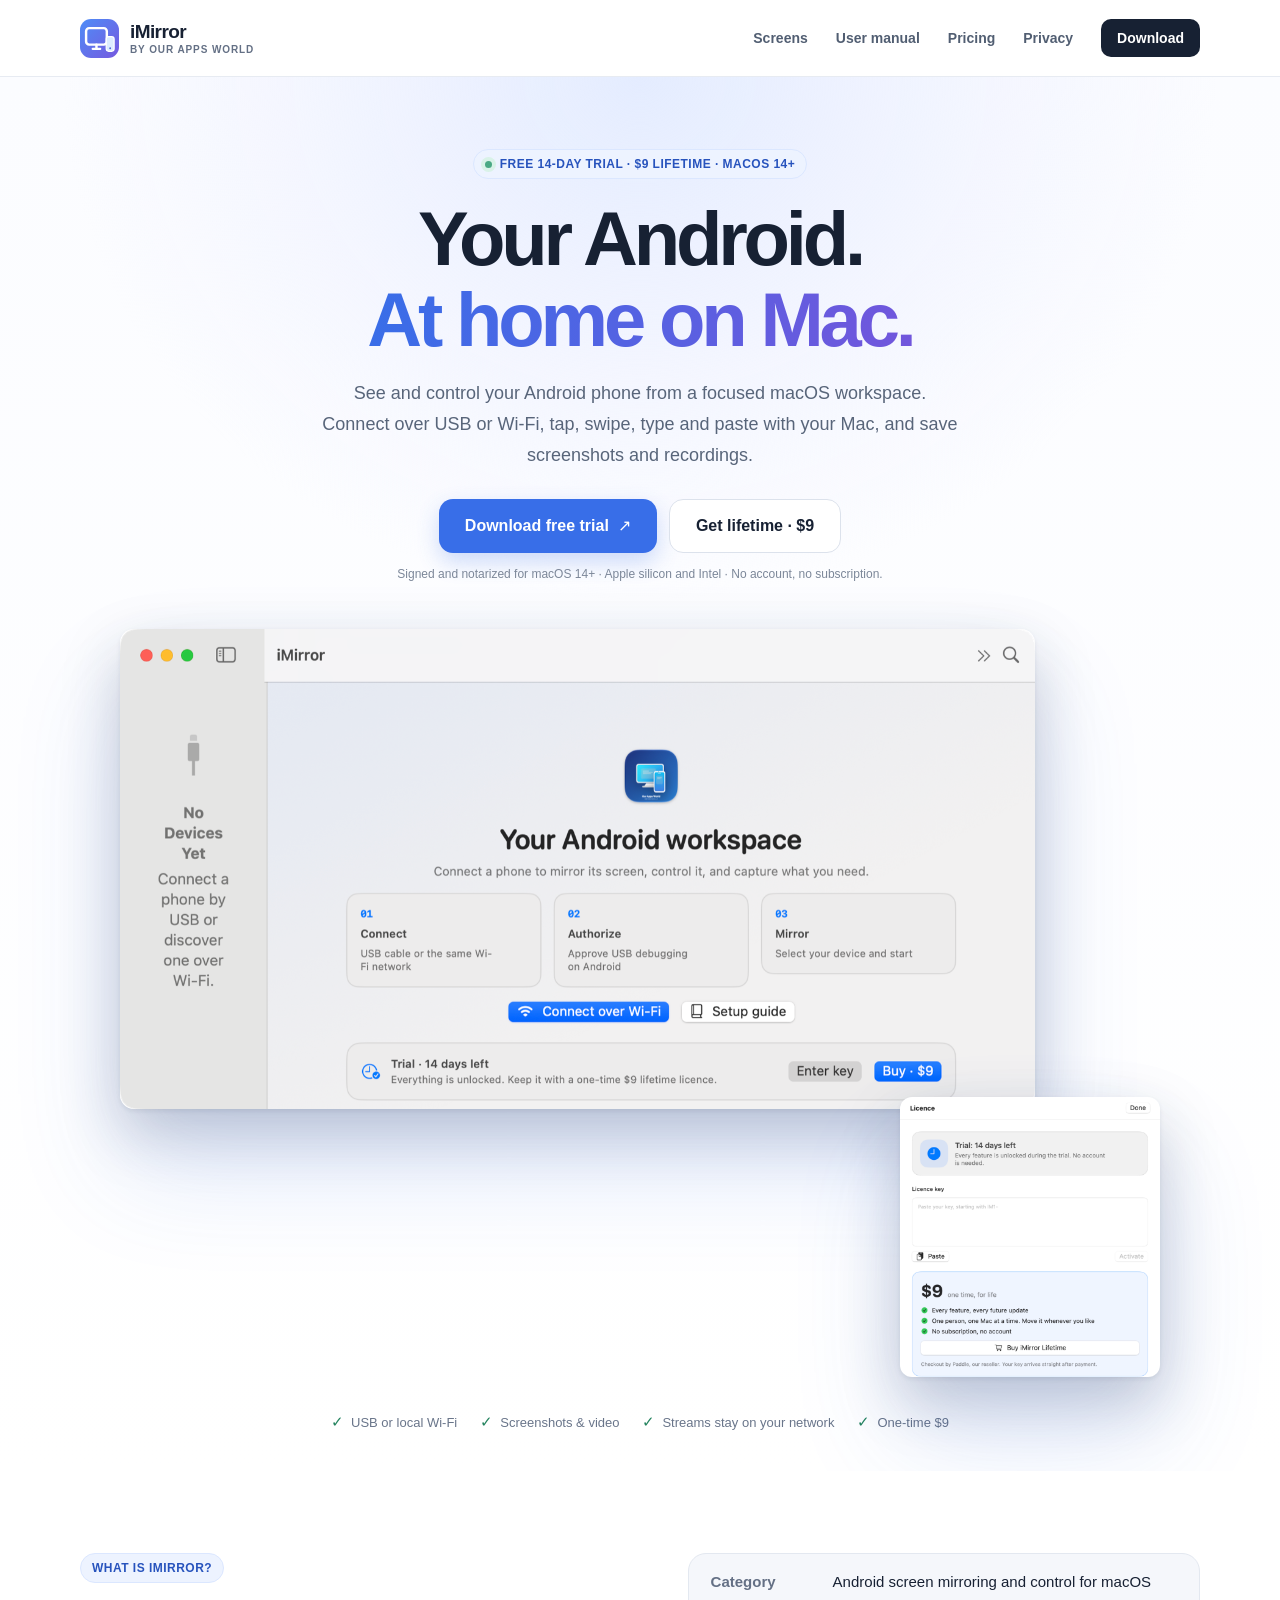
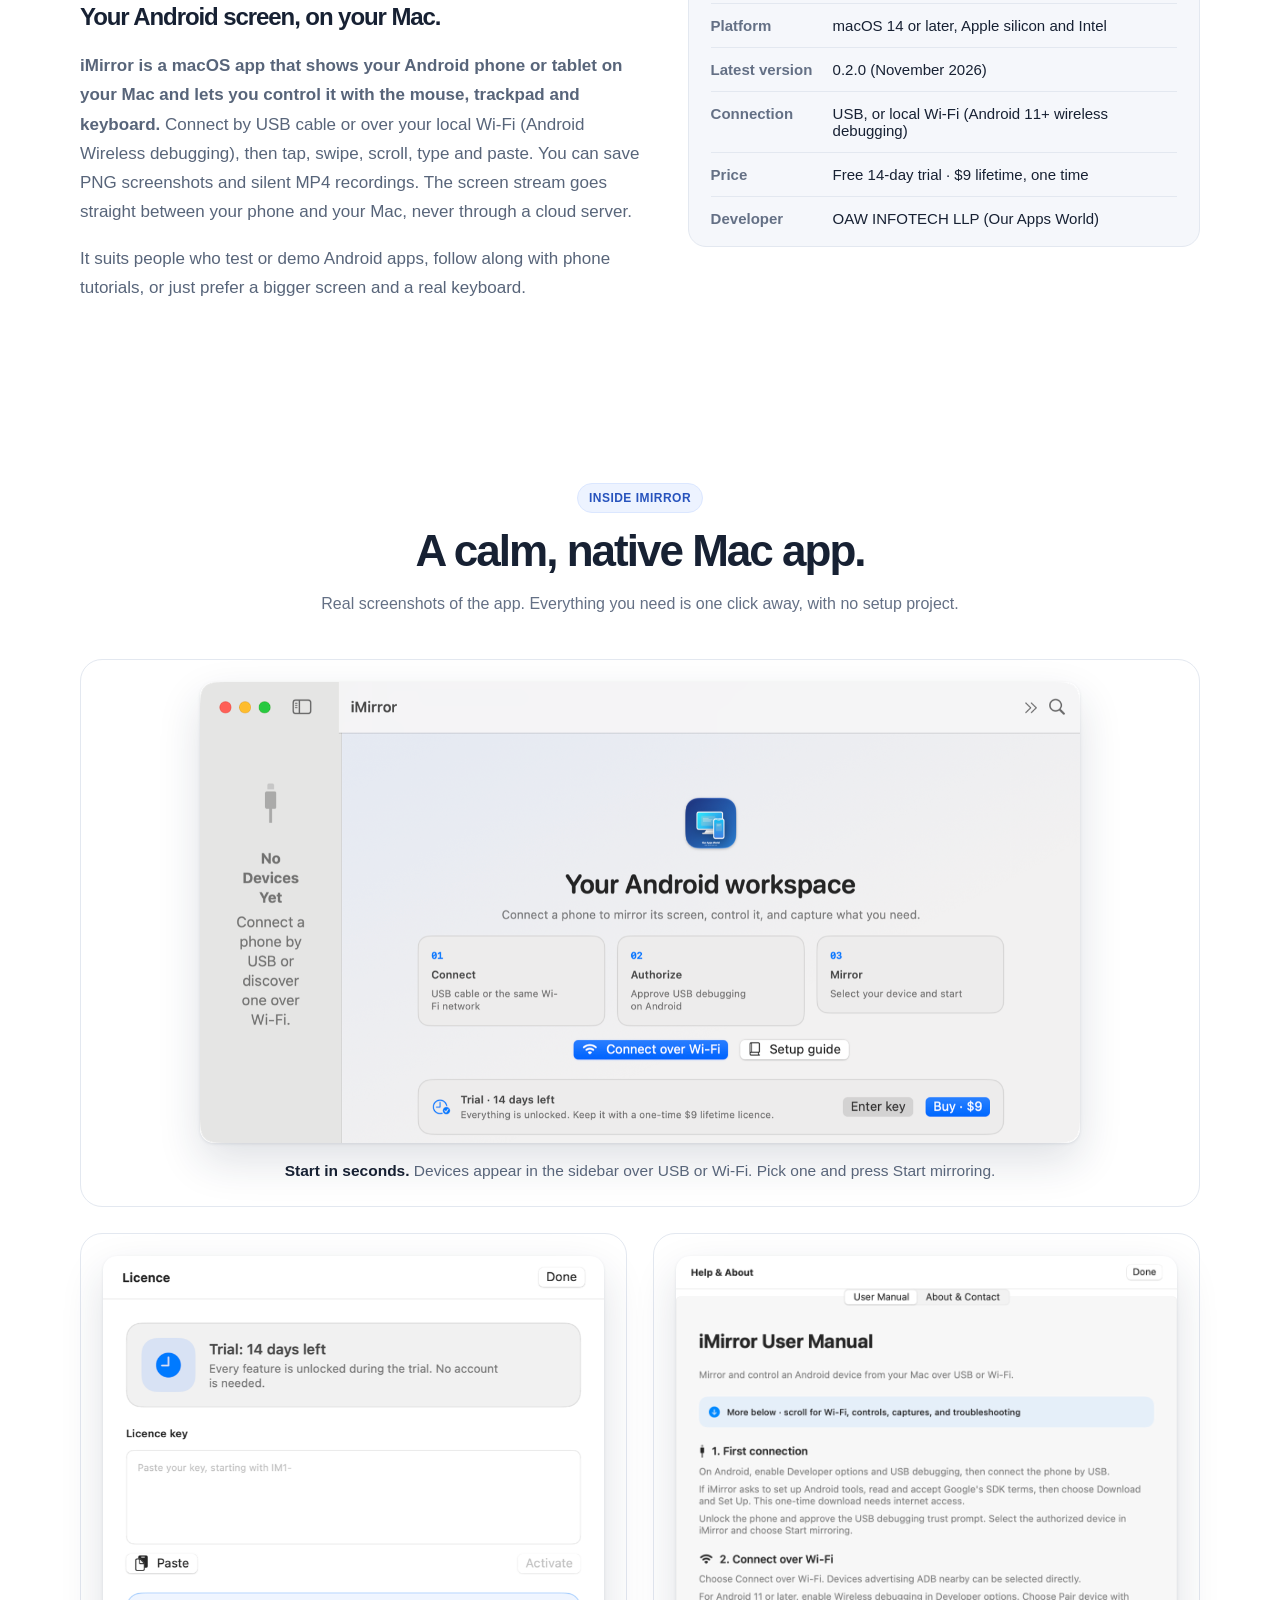
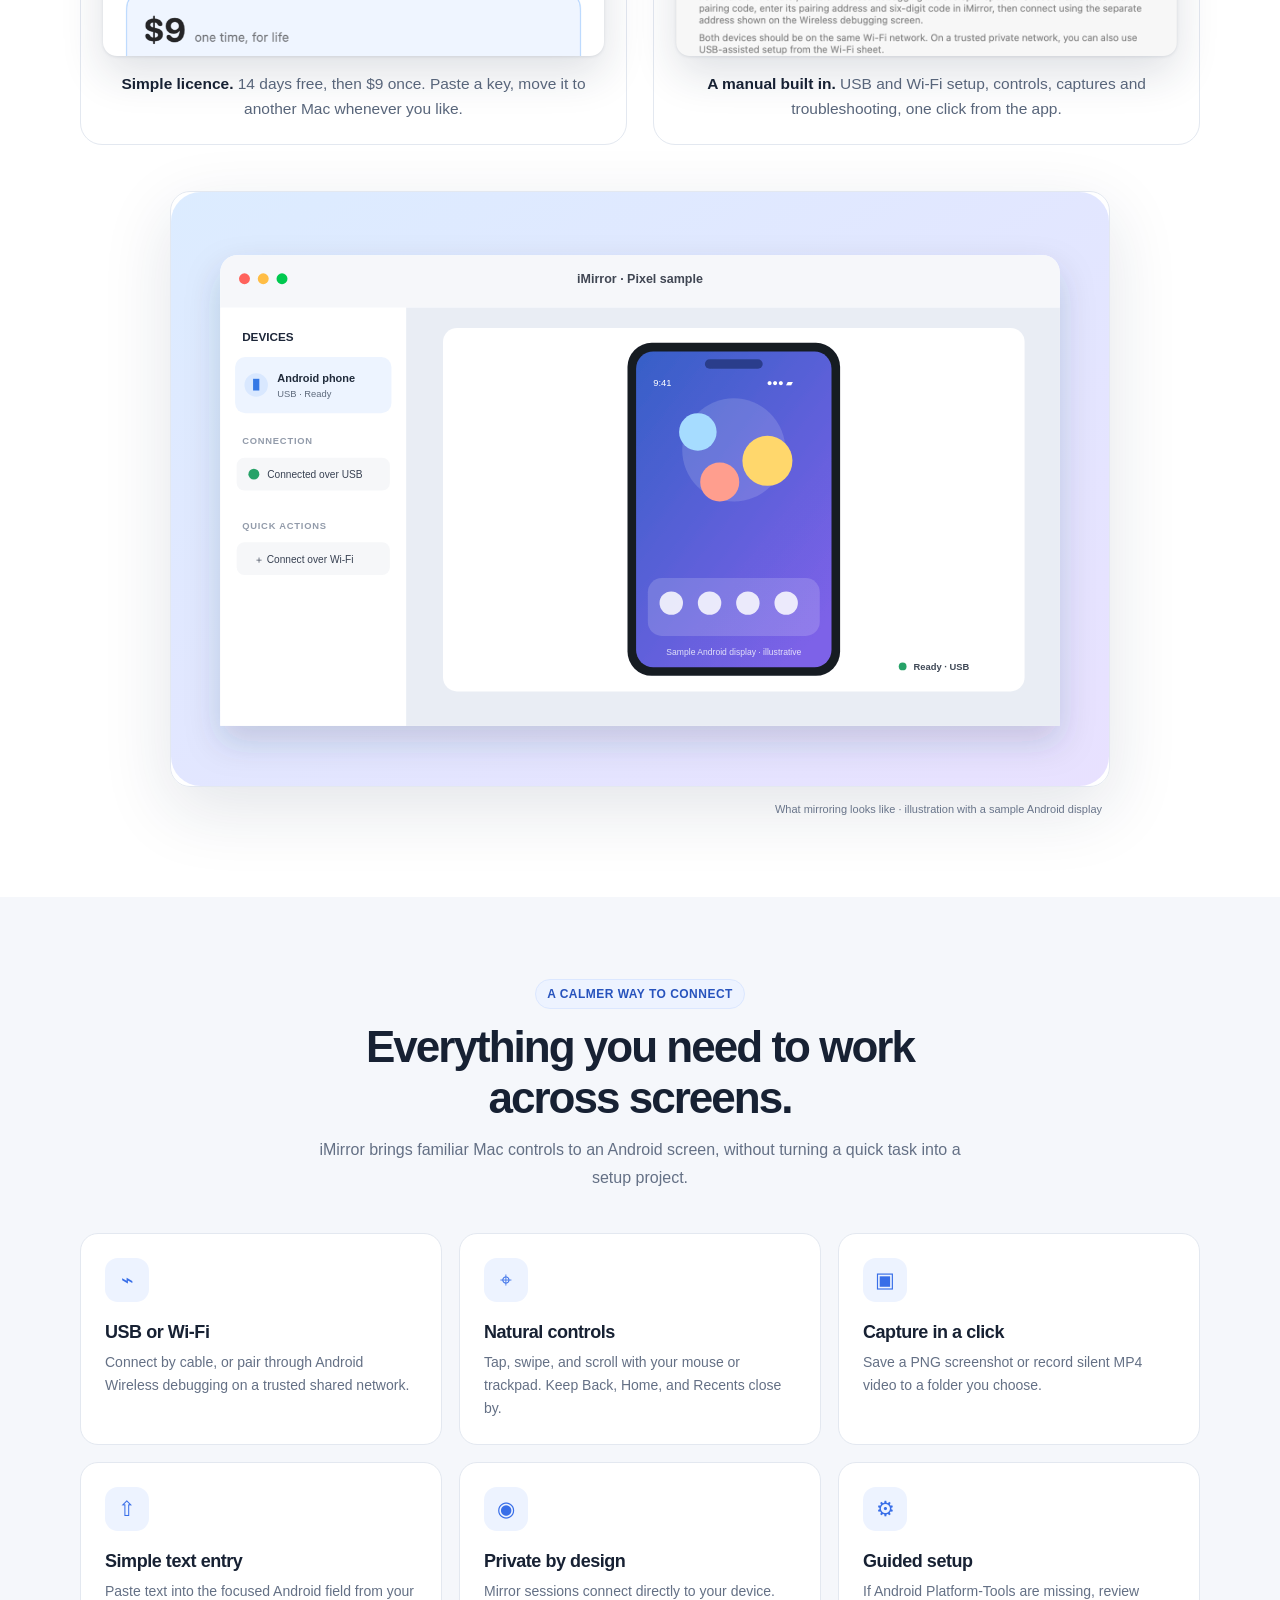
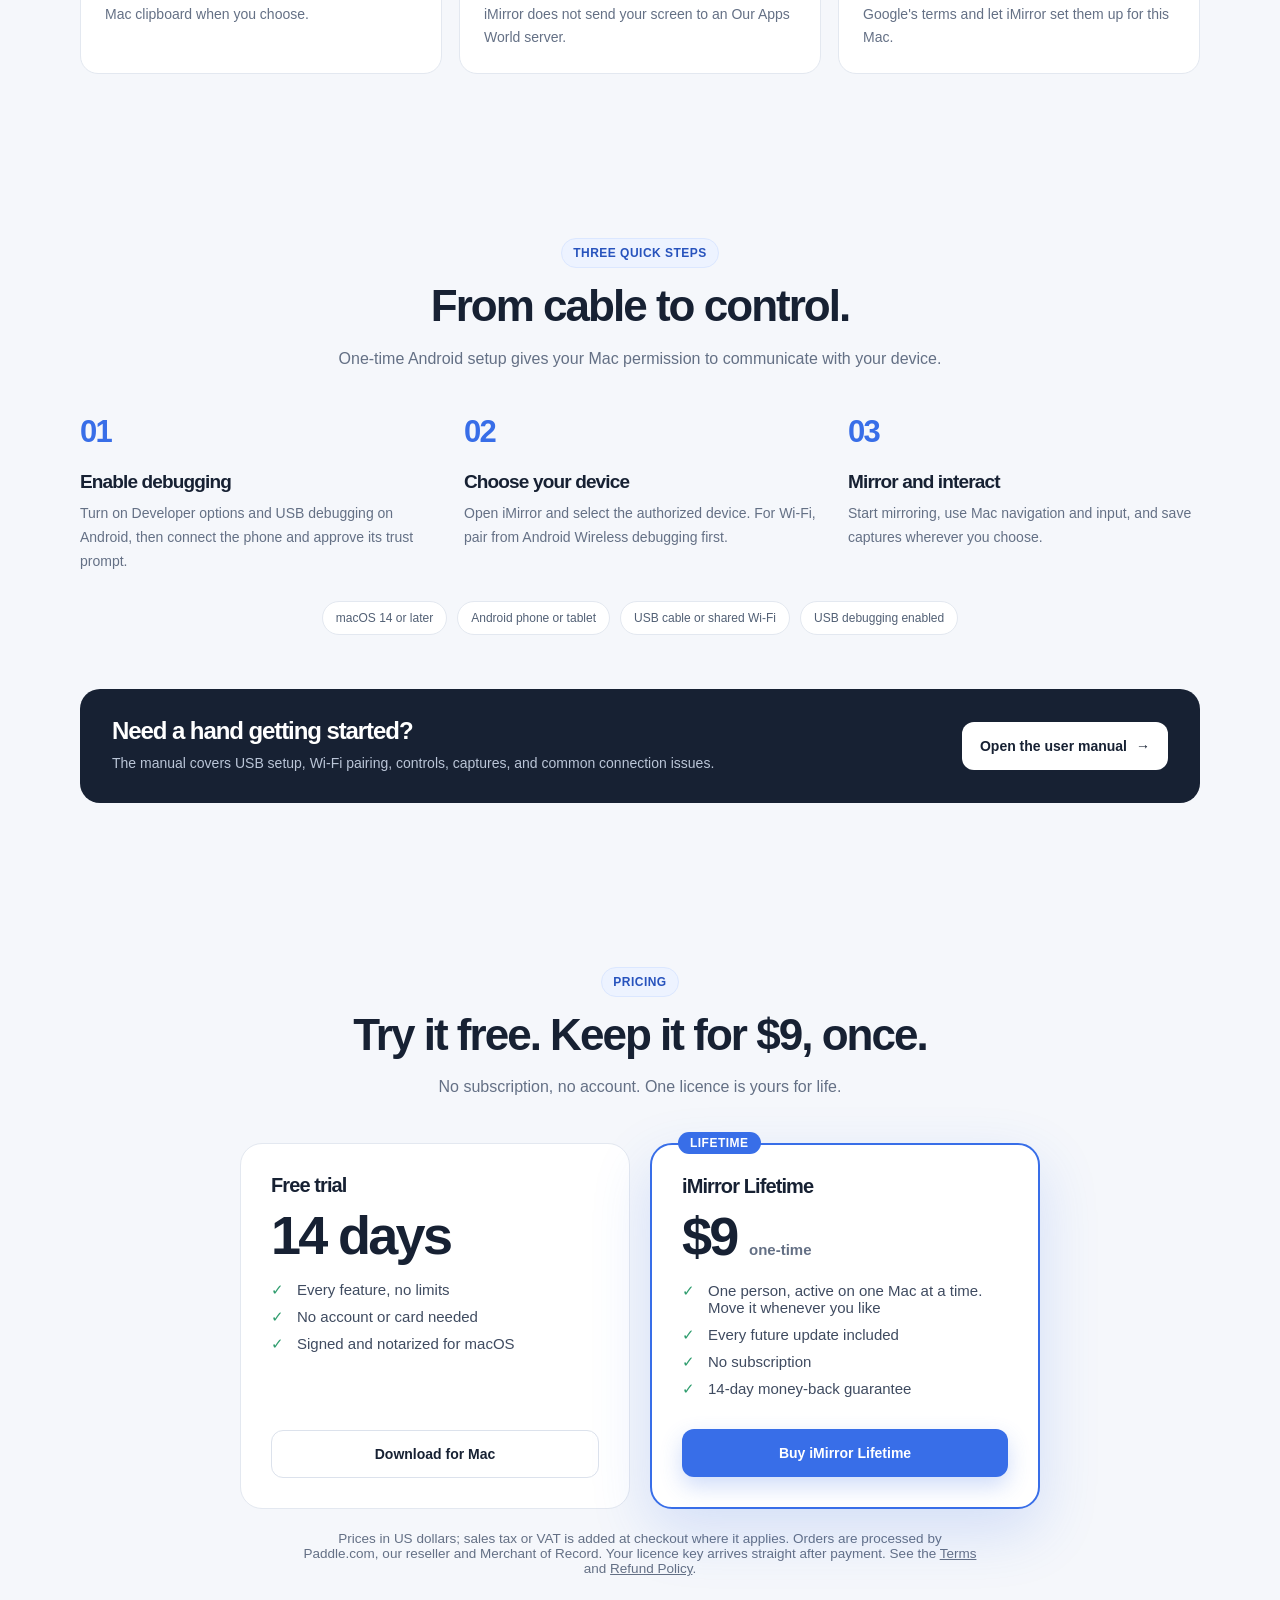
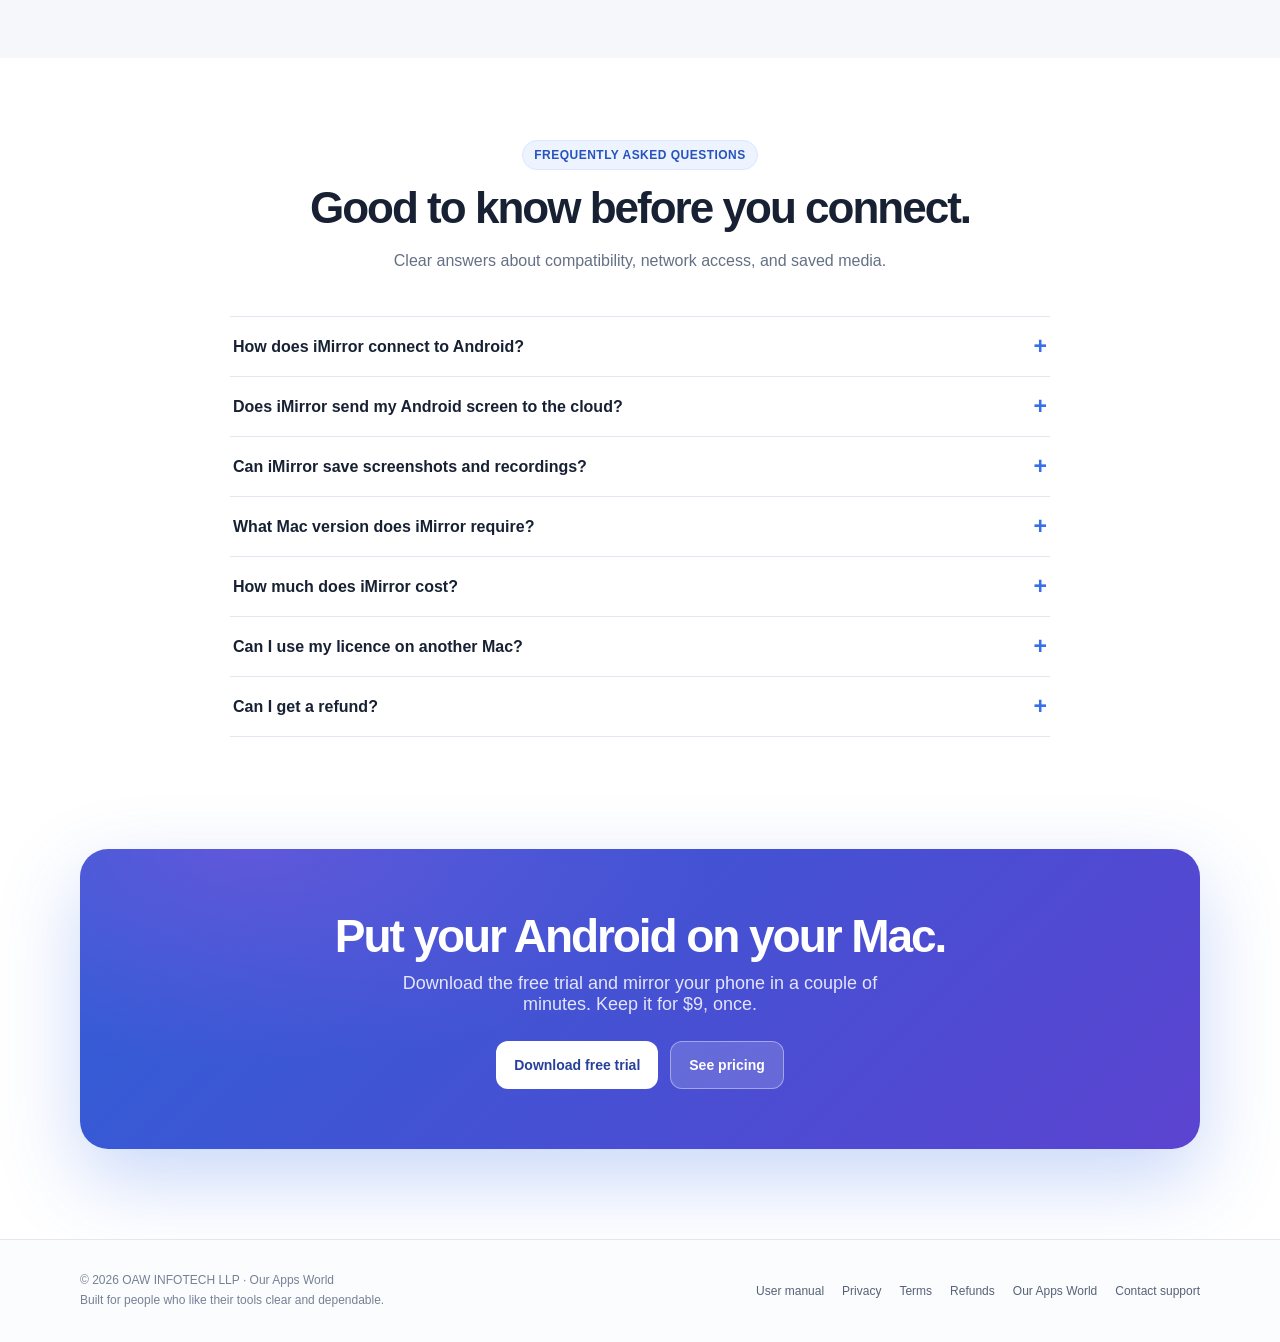
<file: docs/index.html>
<!doctype html>
<html lang="en">
<head>
  <meta charset="utf-8">
  <meta name="viewport" content="width=device-width, initial-scale=1">
  <meta name="theme-color" content="#ffffff">
  <meta name="description" content="Download iMirror, the signed and notarized Mac app for mirroring and controlling Android over USB or local Wi-Fi.">
  <meta name="robots" content="index,follow,max-image-preview:large">
  <link rel="canonical" href="https://imirror.ourappsworld.com/">
  <title>iMirror — mirror and control Android from your Mac (USB or Wi-Fi) | Our Apps World</title>
  <meta name="description" content="iMirror shows your Android phone on your Mac and lets you control it with mouse, trackpad and keyboard over USB or Wi-Fi. Save screenshots and recordings. macOS 14+, 14-day free trial, $9 lifetime licence.">
  <meta name="robots" content="index,follow,max-image-preview:large,max-snippet:-1">
  <meta name="author" content="Our Apps World">
  <link rel="canonical" href="https://imirror.ourappsworld.com/">
  <meta property="og:type" content="website">
  <meta property="og:site_name" content="iMirror by Our Apps World">
  <meta property="og:locale" content="en_US">
  <meta property="og:title" content="iMirror — Android on your Mac">
  <meta property="og:description" content="Mirror and control your Android phone from a focused macOS workspace over USB or Wi-Fi. 14-day free trial, $9 lifetime licence.">
  <meta property="og:url" content="https://imirror.ourappsworld.com/">
  <meta property="og:image" content="https://imirror.ourappsworld.com/assets/og-card.png">
  <meta property="og:image:width" content="1200">
  <meta property="og:image:height" content="630">
  <meta property="og:image:alt" content="iMirror: an Android phone screen mirrored in a Mac window">
  <meta name="twitter:card" content="summary_large_image">
  <meta name="twitter:title" content="iMirror — Android on your Mac">
  <meta name="twitter:description" content="Mirror and control your Android phone from your Mac over USB or Wi-Fi. Free 14-day trial, $9 lifetime.">
  <meta name="twitter:image" content="https://imirror.ourappsworld.com/assets/og-card.png">
  <meta name="twitter:image:alt" content="iMirror: an Android phone screen mirrored in a Mac window">
  <link rel="icon" href="assets/favicon.svg" type="image/svg+xml">
  <link rel="alternate" type="text/plain" href="/llms.txt" title="Summary for AI assistants">
  <link rel="stylesheet" href="styles.css?v=ee25576f">
  <script type="application/ld+json">
{
 "@context": "https://schema.org",
 "@graph": [
  {
   "@type": "Organization",
   "@id": "https://ourappsworld.com/#org",
   "name": "OAW INFOTECH LLP",
   "alternateName": "Our Apps World",
   "url": "https://ourappsworld.com/",
   "email": "support@ourappsworld.com",
   "logo": "https://imirror.ourappsworld.com/assets/favicon.svg"
  },
  {
   "@type": "WebSite",
   "@id": "https://imirror.ourappsworld.com/#site",
   "url": "https://imirror.ourappsworld.com/",
   "name": "iMirror",
   "inLanguage": "en",
   "publisher": {
    "@id": "https://ourappsworld.com/#org"
   }
  },
  {
   "@type": "SoftwareApplication",
   "@id": "https://imirror.ourappsworld.com/#app",
   "name": "iMirror",
   "alternateName": "iMirror by Our Apps World",
   "description": "iMirror is a macOS app that mirrors an Android phone or tablet to a Mac and lets you control it with mouse, trackpad and keyboard over USB or local Wi-Fi. Save PNG screenshots and silent MP4 recordings.",
   "applicationCategory": "UtilitiesApplication",
   "operatingSystem": "macOS 14 or later",
   "softwareVersion": "0.2.0",
   "dateModified": "2026-11-08",
   "inLanguage": "en",
   "softwareRequirements": "A Mac running macOS 14 or later and an Android device with USB debugging or Wireless debugging enabled.",
   "url": "https://imirror.ourappsworld.com/",
   "downloadUrl": "https://github.com/ErIMRANALAM/iMirror-Releases/releases/latest",
   "image": "https://imirror.ourappsworld.com/assets/og-card.png",
   "screenshot": "https://imirror.ourappsworld.com/assets/og-card.png",
   "featureList": [
    "Android screen mirroring on Mac",
    "USB and local Wi-Fi (wireless debugging) connection",
    "Mouse, trackpad and keyboard control",
    "Text paste from the Mac clipboard",
    "PNG screenshots and silent MP4 recordings",
    "No cloud: the screen stream stays between your Mac and your phone"
   ],
   "offers": [
    {
     "@type": "Offer",
     "name": "iMirror Lifetime",
     "price": "9.00",
     "priceCurrency": "USD",
     "availability": "https://schema.org/InStock",
     "url": "https://imirror.ourappsworld.com/buy/",
     "description": "One-time purchase: one person, one Mac at a time, every future update, 14-day money-back guarantee."
    },
    {
     "@type": "Offer",
     "name": "Free trial",
     "price": "0",
     "priceCurrency": "USD",
     "description": "14 days with every feature, no account or card."
    }
   ],
   "author": {
    "@id": "https://ourappsworld.com/#org"
   },
   "publisher": {
    "@id": "https://ourappsworld.com/#org"
   }
  },
  {
   "@type": "FAQPage",
   "@id": "https://imirror.ourappsworld.com/#faq",
   "mainEntity": [
    {
     "@type": "Question",
     "name": "How does iMirror connect to Android?",
     "acceptedAnswer": {
      "@type": "Answer",
      "text": "iMirror uses Android Debug Bridge. Connect by USB with USB debugging enabled, or pair Wireless debugging on Android 11 or later over a trusted shared Wi-Fi network."
     }
    },
    {
     "@type": "Question",
     "name": "Does iMirror send my Android screen to the cloud?",
     "acceptedAnswer": {
      "@type": "Answer",
      "text": "No. The screen stream is sent directly between the Android device and your Mac over USB or your configured local network. iMirror does not route screen content through an Our Apps World server."
     }
    },
    {
     "@type": "Question",
     "name": "Can iMirror save screenshots and recordings?",
     "acceptedAnswer": {
      "@type": "Answer",
      "text": "Yes. Save a PNG screenshot or an MP4 video recording to a location you choose. Recordings contain video only and do not include audio."
     }
    },
    {
     "@type": "Question",
     "name": "What Mac version does iMirror require?",
     "acceptedAnswer": {
      "@type": "Answer",
      "text": "iMirror requires macOS 14 or later and an Android phone or tablet with debugging enabled."
     }
    },
    {
     "@type": "Question",
     "name": "How much does iMirror cost?",
     "acceptedAnswer": {
      "@type": "Answer",
      "text": "iMirror has a free 14-day trial with every feature. After that, iMirror Lifetime is a one-time $9 purchase for one person, active on one Mac at a time, with every future update and no subscription."
     }
    },
    {
     "@type": "Question",
     "name": "Can I use my licence on another Mac?",
     "acceptedAnswer": {
      "@type": "Answer",
      "text": "A licence is active on one Mac at a time. Activate your key on another Mac and it moves there; the first Mac is signed out automatically. You can also free it from iMirror › Licence."
     }
    },
    {
     "@type": "Question",
     "name": "Can I get a refund?",
     "acceptedAnswer": {
      "@type": "Answer",
      "text": "Yes. You can get a full refund within 14 days of purchase. See the Refund Policy for how to ask."
     }
    }
   ]
  }
 ]
}
  </script>
</head>
<body>
  <header class="site-header">
    <nav class="container nav" aria-label="Main navigation">
      <a class="brand" href="./" aria-label="iMirror by Our Apps World home">
        <img src="assets/favicon.svg" alt="">
        <span>iMirror<small>by Our Apps World</small></span>
      </a>
      <div class="nav-links">
        <a href="#screens">Screens</a>
        <a href="manual/">User manual</a>
        <a href="#pricing">Pricing</a>
        <a href="privacy/">Privacy</a>
        <a class="nav-cta" href="https://github.com/ErIMRANALAM/iMirror-Releases/releases/latest">Download</a>
      </div>
      <details class="mobile-menu">
        <summary><span>Menu</span><span class="menu-icon" aria-hidden="true">☰</span></summary>
        <div class="mobile-menu-panel">
          <a href="./">Overview</a>
          <a href="#screens">Screens</a>
          <a href="manual/">User manual</a>
          <a href="#pricing">Pricing</a>
          <a href="privacy/">Privacy</a>
          <a href="https://github.com/ErIMRANALAM/iMirror-Releases/releases/latest">Download for Mac</a>
        </div>
      </details>
    </nav>
  </header>

  <main>
    <section class="hero hero2">
      <div class="container">
        <div class="hero-center">
          <span class="eyebrow"><span class="eyebrow-dot"></span> Free 14-day trial · $9 lifetime · macOS 14+</span>
          <h1>Your Android.<br><em>At home on Mac.</em></h1>
          <p class="hero-copy">See and control your Android phone from a focused macOS workspace. Connect over USB or Wi-Fi, tap, swipe, type and paste with your Mac, and save screenshots and recordings.</p>
          <div class="hero-actions">
            <a class="button button-primary button-lg" href="https://github.com/ErIMRANALAM/iMirror-Releases/releases/latest">Download free trial <span aria-hidden="true">↗</span></a>
            <a class="button button-secondary button-lg" href="#pricing">Get lifetime · $9</a>
          </div>
          <p class="hero-note">Signed and notarized for macOS 14+ · Apple silicon and Intel · No account, no subscription.</p>
        </div>
        <div class="stage2" aria-label="iMirror on a Mac: the main window and the Licence window">
          <figure class="winshot main"><img src="assets/screens/app-main.png" width="1500" height="786" alt="The iMirror window on a Mac: a device list on the left and a welcome screen with three steps (Connect, Authorize, Mirror), buttons to connect over Wi-Fi and open the setup guide, and the trial status with Enter key and Buy buttons"></figure>
          <figure class="winshot float"><img src="assets/screens/app-licence.png" width="835" height="900" alt="The iMirror Licence window: trial status, a field for the licence key, and the $9 one-time lifetime purchase"></figure>
        </div>
        <div class="trust-row hero-trust" aria-label="Key product details">
          <span><b aria-hidden="true">✓</b> USB or local Wi-Fi</span>
          <span><b aria-hidden="true">✓</b> Screenshots &amp; video</span>
          <span><b aria-hidden="true">✓</b> Streams stay on your network</span>
          <span><b aria-hidden="true">✓</b> One-time $9</span>
        </div>
      </div>
    </section>

    <section class="section" id="what-is">
      <div class="container what-grid">
        <div>
          <span class="eyebrow">What is iMirror?</span>
          <h2>Your Android screen, on your Mac.</h2>
          <p><b>iMirror is a macOS app that shows your Android phone or tablet on your Mac and lets you control it with the mouse, trackpad and keyboard.</b> Connect by USB cable or over your local Wi-Fi (Android Wireless debugging), then tap, swipe, scroll, type and paste. You can save PNG screenshots and silent MP4 recordings. The screen stream goes straight between your phone and your Mac, never through a cloud server.</p>
          <p>It suits people who test or demo Android apps, follow along with phone tutorials, or just prefer a bigger screen and a real keyboard.</p>
        </div>
        <dl class="facts" aria-label="iMirror quick facts">
          <div><dt>Category</dt><dd>Android screen mirroring and control for macOS</dd></div>
          <div><dt>Platform</dt><dd>macOS 14 or later, Apple silicon and Intel</dd></div>
          <div><dt>Latest version</dt><dd>0.2.0 (November 2026)</dd></div>
          <div><dt>Connection</dt><dd>USB, or local Wi-Fi (Android 11+ wireless debugging)</dd></div>
          <div><dt>Price</dt><dd>Free 14-day trial · $9 lifetime, one time</dd></div>
          <div><dt>Developer</dt><dd>OAW INFOTECH LLP (Our Apps World)</dd></div>
        </dl>
      </div>
    </section>

    <section class="section" id="screens">
      <div class="container">
        <div class="section-heading">
          <span class="eyebrow">Inside iMirror</span>
          <h2>A calm, native Mac app.</h2>
          <p>Real screenshots of the app. Everything you need is one click away, with no setup project.</p>
        </div>
        <div class="gallery">
          <figure class="shot-card wide">
            <div class="winshot"><img src="assets/screens/app-main.png" loading="lazy" width="1500" height="786" alt="iMirror main window with the device list and the three-step welcome screen"></div>
            <figcaption><b>Start in seconds.</b> Devices appear in the sidebar over USB or Wi-Fi. Pick one and press Start mirroring.</figcaption>
          </figure>
          <figure class="shot-card">
            <div class="winshot"><img src="assets/screens/app-licence.png" loading="lazy" width="835" height="900" alt="iMirror Licence window with trial status, key field and the $9 lifetime option"></div>
            <figcaption><b>Simple licence.</b> 14 days free, then $9 once. Paste a key, move it to another Mac whenever you like.</figcaption>
          </figure>
          <figure class="shot-card">
            <div class="winshot"><img src="assets/screens/app-manual.png" loading="lazy" width="1100" height="954" alt="iMirror Help and About window showing the built-in user manual"></div>
            <figcaption><b>A manual built in.</b> USB and Wi-Fi setup, controls, captures and troubleshooting, one click from the app.</figcaption>
          </figure>
        </div>
        <figure class="mirror-art">
          <img src="assets/preview.svg" loading="lazy" alt="Illustrative preview of mirroring: an Android phone screen shown in an iMirror window on a Mac. The phone display is a design mockup, not a live screenshot.">
          <figcaption class="preview-caption">What mirroring looks like · illustration with a sample Android display</figcaption>
        </figure>
      </div>
    </section>

    <section class="section section-soft" id="features">
      <div class="container">
        <div class="section-heading">
          <span class="eyebrow">A calmer way to connect</span>
          <h2>Everything you need to work across screens.</h2>
          <p>iMirror brings familiar Mac controls to an Android screen, without turning a quick task into a setup project.</p>
        </div>
        <div class="feature-grid">
          <article class="feature-card"><div class="feature-icon" aria-hidden="true">⌁</div><h3>USB or Wi-Fi</h3><p>Connect by cable, or pair through Android Wireless debugging on a trusted shared network.</p></article>
          <article class="feature-card"><div class="feature-icon" aria-hidden="true">⌖</div><h3>Natural controls</h3><p>Tap, swipe, and scroll with your mouse or trackpad. Keep Back, Home, and Recents close by.</p></article>
          <article class="feature-card"><div class="feature-icon" aria-hidden="true">▣</div><h3>Capture in a click</h3><p>Save a PNG screenshot or record silent MP4 video to a folder you choose.</p></article>
          <article class="feature-card"><div class="feature-icon" aria-hidden="true">⇧</div><h3>Simple text entry</h3><p>Paste text into the focused Android field from your Mac clipboard when you choose.</p></article>
          <article class="feature-card"><div class="feature-icon" aria-hidden="true">◉</div><h3>Private by design</h3><p>Mirror sessions connect directly to your device. iMirror does not send your screen to an Our Apps World server.</p></article>
          <article class="feature-card"><div class="feature-icon" aria-hidden="true">⚙</div><h3>Guided setup</h3><p>If Android Platform-Tools are missing, review Google's terms and let iMirror set them up for this Mac.</p></article>
        </div>
      </div>
    </section>

    <section class="section section-soft" id="start">
      <div class="container">
        <div class="section-heading">
          <span class="eyebrow">Three quick steps</span>
          <h2>From cable to control.</h2>
          <p>One-time Android setup gives your Mac permission to communicate with your device.</p>
        </div>
        <div class="workflow">
          <article class="step"><h3>Enable debugging</h3><p>Turn on Developer options and USB debugging on Android, then connect the phone and approve its trust prompt.</p></article>
          <article class="step"><h3>Choose your device</h3><p>Open iMirror and select the authorized device. For Wi-Fi, pair from Android Wireless debugging first.</p></article>
          <article class="step"><h3>Mirror and interact</h3><p>Start mirroring, use Mac navigation and input, and save captures wherever you choose.</p></article>
        </div>
        <div class="requirements"><span>macOS 14 or later</span><span>Android phone or tablet</span><span>USB cable or shared Wi-Fi</span><span>USB debugging enabled</span></div>
        <div class="callout">
          <div><h2>Need a hand getting started?</h2><p>The manual covers USB setup, Wi-Fi pairing, controls, captures, and common connection issues.</p></div>
          <a class="button" href="manual/">Open the user manual <span aria-hidden="true">→</span></a>
        </div>
      </div>
    </section>

    <section class="section section-soft" id="pricing">
      <div class="container">
        <div class="section-heading">
          <span class="eyebrow">Pricing</span>
          <h2>Try it free. Keep it for $9, once.</h2>
          <p>No subscription, no account. One licence is yours for life.</p>
        </div>
        <div class="pricing-grid">
          <div class="plan">
            <h3>Free trial</h3>
            <div class="price">14 days</div>
            <ul><li>Every feature, no limits</li><li>No account or card needed</li><li>Signed and notarized for macOS</li></ul>
            <a class="button button-secondary" href="https://github.com/ErIMRANALAM/iMirror-Releases/releases/latest">Download for Mac</a>
          </div>
          <div class="plan featured">
            <span class="plan-tag">LIFETIME</span>
            <h3>iMirror Lifetime</h3>
            <div class="price">$9 <small>one-time</small></div>
            <ul>
              <li>One person, active on one Mac at a time. Move it whenever you like</li>
              <li>Every future update included</li>
              <li>No subscription</li>
              <li>14-day money-back guarantee</li>
            </ul>
            <a class="button button-primary" href="https://imirror.ourappsworld.com/buy/">Buy iMirror Lifetime</a>
          </div>
        </div>
        <p class="fineprint">Prices in US dollars; sales tax or VAT is added at checkout where it applies. Orders are processed by Paddle.com, our reseller and Merchant of Record. Your licence key arrives straight after payment. See the <a href="terms/">Terms</a> and <a href="refunds/">Refund Policy</a>.</p>
      </div>
    </section>

    <section class="section" id="faq">
      <div class="container">
        <div class="section-heading">
          <span class="eyebrow">Frequently asked questions</span>
          <h2>Good to know before you connect.</h2>
          <p>Clear answers about compatibility, network access, and saved media.</p>
        </div>
        <div class="faq-list">
          <details><summary>How does iMirror connect to Android?</summary><p>iMirror uses Android Debug Bridge. Connect by USB with USB debugging enabled, or pair Wireless debugging on Android 11 or later over a trusted shared Wi-Fi network.</p></details>
          <details><summary>Does iMirror send my Android screen to the cloud?</summary><p>No. The screen stream is sent directly between the Android device and your Mac over USB or your configured local network. iMirror does not route screen content through an Our Apps World server.</p></details>
          <details><summary>Can iMirror save screenshots and recordings?</summary><p>Yes. Save a PNG screenshot or an MP4 video recording to a location you choose. Recordings contain video only and do not include audio.</p></details>
          <details><summary>What Mac version does iMirror require?</summary><p>iMirror requires macOS 14 or later and an Android phone or tablet with debugging enabled.</p></details>
          <details><summary>How much does iMirror cost?</summary><p>iMirror has a free 14-day trial with every feature. After that, iMirror Lifetime is a one-time $9 purchase for one person, active on one Mac at a time, with every future update and no subscription.</p></details>
          <details><summary>Can I use my licence on another Mac?</summary><p>A licence is active on one Mac at a time. Activate your key on another Mac and it moves there; the first Mac is signed out automatically. You can also free it from iMirror › Licence.</p></details>
          <details><summary>Can I get a refund?</summary><p>Yes. You can get a full refund within 14 days of purchase. See the Refund Policy for how to ask.</p></details>
        </div>
      </div>
    </section>
    <section class="cta-section">
      <div class="container">
        <div class="cta-band">
          <h2>Put your Android on your Mac.</h2>
          <p>Download the free trial and mirror your phone in a couple of minutes. Keep it for $9, once.</p>
          <div class="hero-actions center">
            <a class="button button-light" href="https://github.com/ErIMRANALAM/iMirror-Releases/releases/latest">Download free trial</a>
            <a class="button button-ghost" href="#pricing">See pricing</a>
          </div>
        </div>
      </div>
    </section>
  </main>

  <footer class="site-footer">
    <div class="container footer-row">
      <div class="footer-copy">© 2026 OAW INFOTECH LLP · Our Apps World<br>Built for people who like their tools clear and dependable.</div>
      <div class="footer-links"><a href="manual/">User manual</a><a href="privacy/">Privacy</a><a href="terms/">Terms</a><a href="refunds/">Refunds</a><a href="https://ourappsworld.com/">Our Apps World</a><a href="mailto:support@ourappsworld.com">Contact support</a></div>
    </div>
  </footer>
</body>
</html>
</file>
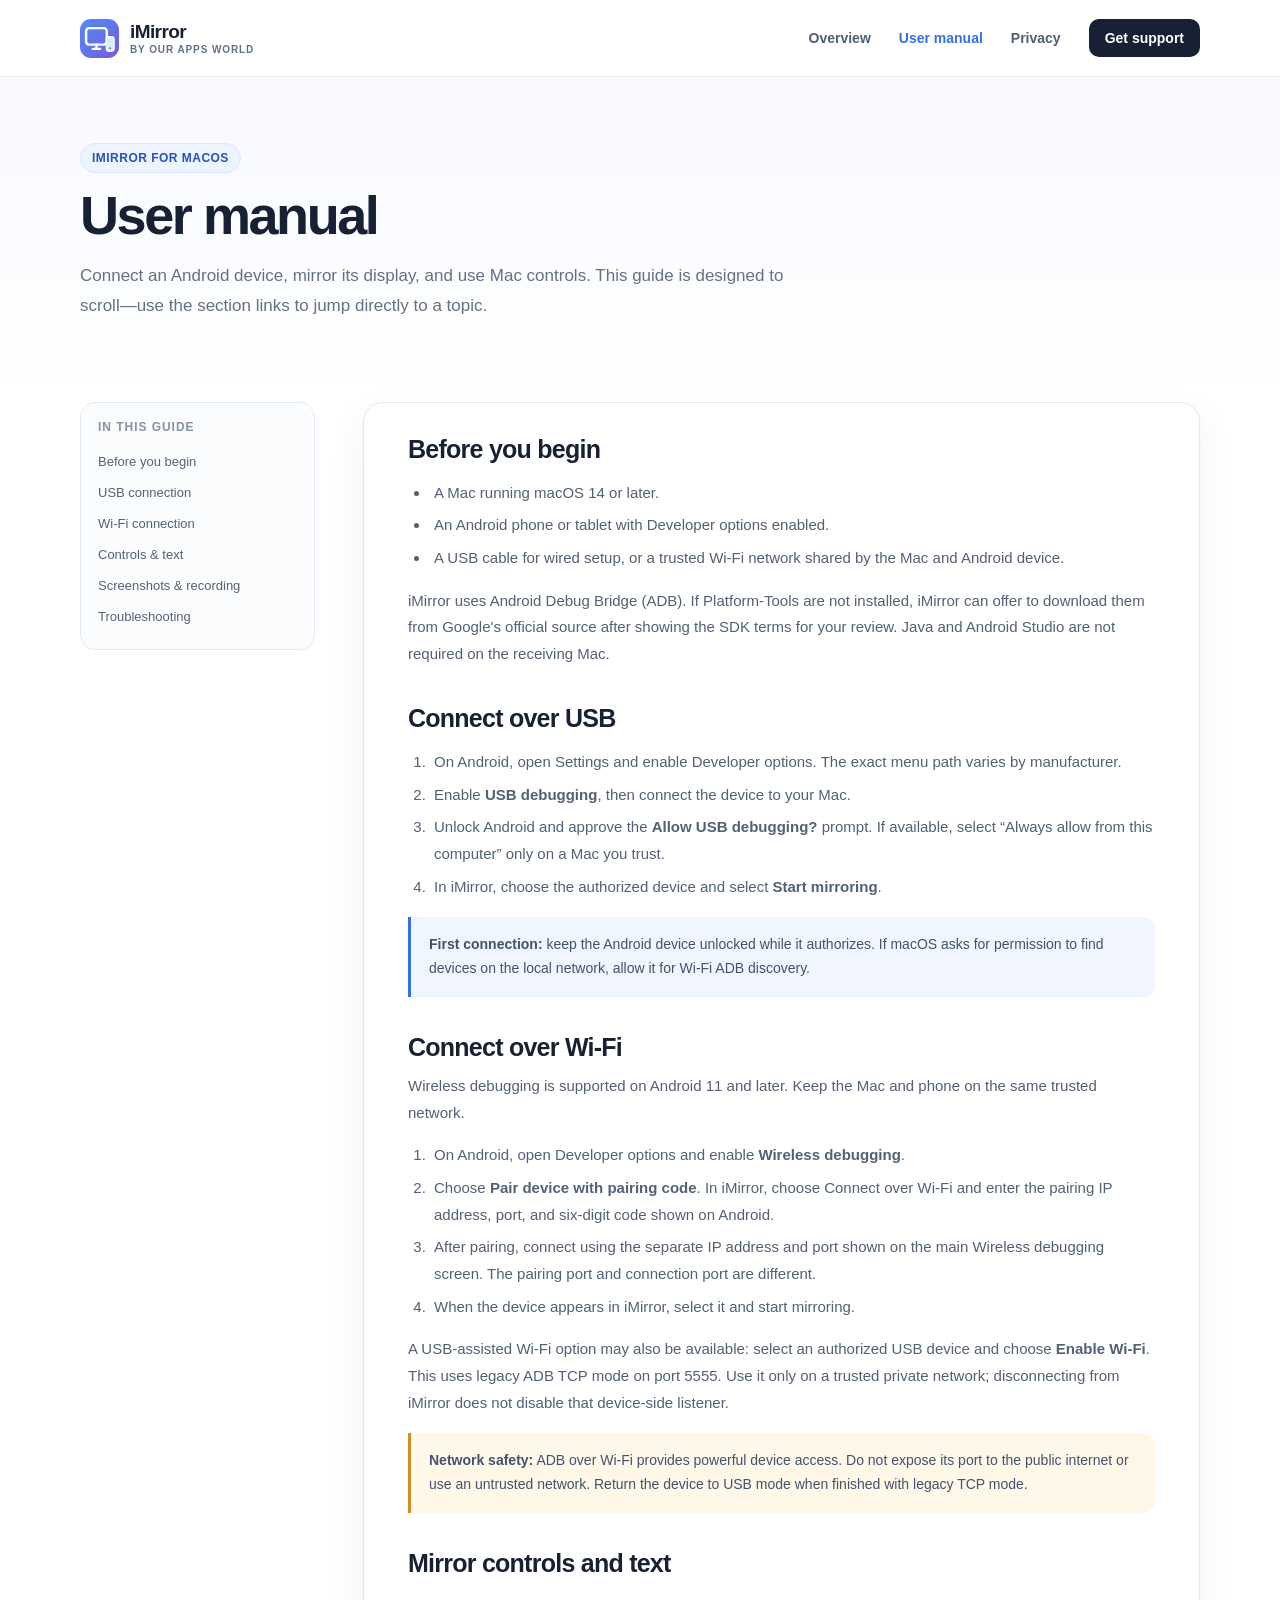
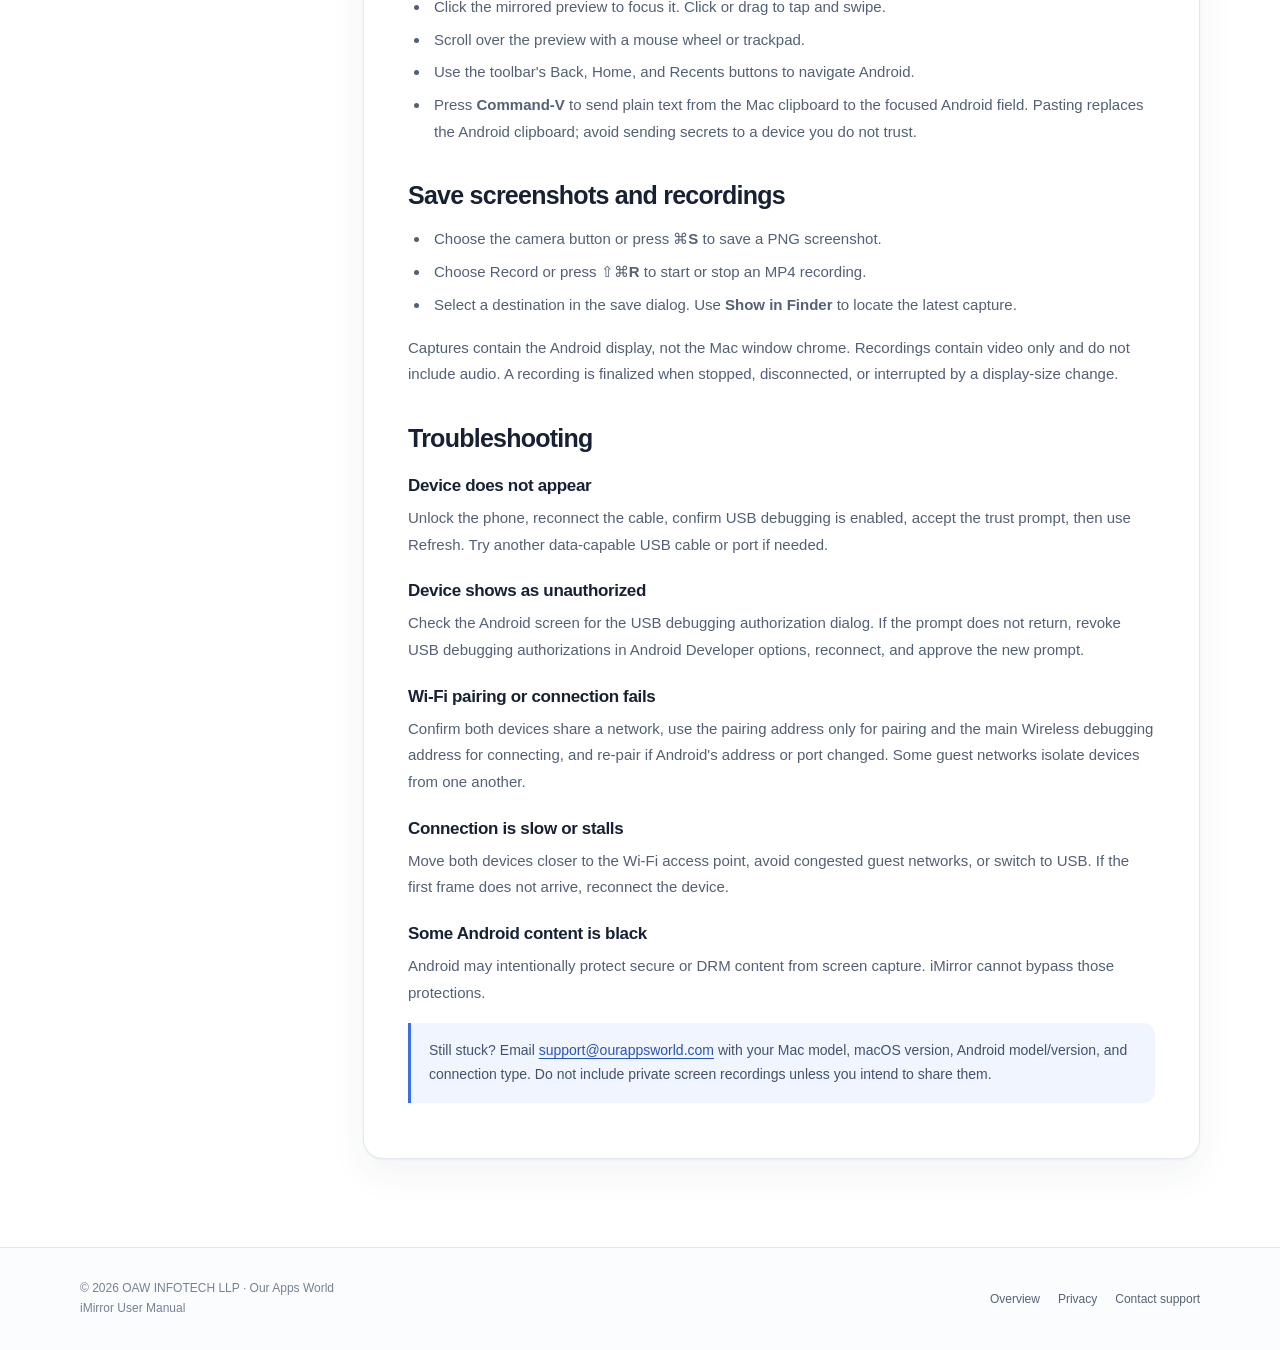
<file: docs/manual/index.html>
<!doctype html>
<html lang="en">
<head>
  <meta charset="utf-8">
  <meta name="viewport" content="width=device-width, initial-scale=1">
  <meta name="description" content="Learn how to connect and use iMirror for Android screen mirroring on macOS over USB or Wi-Fi.">
  <meta name="robots" content="index,follow">
  <link rel="canonical" href="https://imirror.ourappsworld.com/manual/">
  <title>User Manual — iMirror</title>
  <meta property="og:type" content="article">
  <meta property="og:site_name" content="iMirror by Our Apps World">
  <meta property="og:title" content="iMirror User Manual — USB, Wi-Fi, controls, and captures">
  <meta property="og:description" content="Step-by-step help for connecting an Android device and using iMirror on Mac.">
  <meta property="og:url" content="https://imirror.ourappsworld.com/manual/">
  <meta property="og:image" content="https://imirror.ourappsworld.com/assets/og-card.png">
  <meta name="twitter:card" content="summary_large_image">
  <meta name="twitter:title" content="iMirror User Manual — USB, Wi-Fi, controls, and captures">
  <meta name="twitter:description" content="Step-by-step help for connecting an Android device and using iMirror on Mac.">
  <meta name="twitter:image" content="https://imirror.ourappsworld.com/assets/og-card.png">
  <link rel="icon" href="../assets/favicon.svg" type="image/svg+xml">
  <link rel="stylesheet" href="../styles.css?v=ee25576f">
  <script type="application/ld+json">
  {
    "@context": "https://schema.org",
    "@type": "TechArticle",
    "headline": "iMirror User Manual",
    "description": "Step-by-step help for USB and Wi-Fi connections, mirroring controls, screenshots, recordings, and troubleshooting.",
    "mainEntityOfPage": "https://imirror.ourappsworld.com/manual/",
    "dateModified": "2026-10-01",
    "author": { "@type": "Organization", "name": "OAW INFOTECH LLP", "url": "https://ourappsworld.com/" },
    "publisher": { "@type": "Organization", "name": "Our Apps World", "url": "https://ourappsworld.com/" }
  }
  </script>
</head>
<body>
  <header class="site-header">
    <nav class="container nav" aria-label="Main navigation">
      <a class="brand" href="../"><img src="../assets/favicon.svg" alt=""><span>iMirror<small>by Our Apps World</small></span></a>
      <div class="nav-links"><a href="../">Overview</a><a href="../manual/" aria-current="page">User manual</a><a href="../privacy/">Privacy</a><a class="nav-cta" href="mailto:support@ourappsworld.com?subject=iMirror%20support">Get support</a></div>
      <details class="mobile-menu">
        <summary><span>Menu</span><span class="menu-icon" aria-hidden="true">☰</span></summary>
        <div class="mobile-menu-panel">
          <a href="../">Overview</a>
          <a href="../manual/" aria-current="page">User manual</a>
          <a href="../privacy/">Privacy</a>
          <a href="mailto:support@ourappsworld.com?subject=iMirror%20support">Get support</a>
        </div>
      </details>
    </nav>
  </header>
  <main>
    <section class="page-hero"><div class="container"><span class="eyebrow">iMirror for macOS</span><h1>User manual</h1><p>Connect an Android device, mirror its display, and use Mac controls. This guide is designed to scroll—use the section links to jump directly to a topic.</p></div></section>
    <div class="container content-layout">
      <nav class="toc" aria-label="Manual contents"><strong>In this guide</strong><a href="#requirements">Before you begin</a><a href="#usb">USB connection</a><a href="#wifi">Wi-Fi connection</a><a href="#controls">Controls & text</a><a href="#captures">Screenshots & recording</a><a href="#troubleshooting">Troubleshooting</a></nav>
      <article class="article">
        <h2 id="requirements">Before you begin</h2>
        <ul><li>A Mac running macOS 14 or later.</li><li>An Android phone or tablet with Developer options enabled.</li><li>A USB cable for wired setup, or a trusted Wi-Fi network shared by the Mac and Android device.</li></ul>
        <p>iMirror uses Android Debug Bridge (ADB). If Platform-Tools are not installed, iMirror can offer to download them from Google's official source after showing the SDK terms for your review. Java and Android Studio are not required on the receiving Mac.</p>

        <h2 id="usb">Connect over USB</h2>
        <ol><li>On Android, open Settings and enable Developer options. The exact menu path varies by manufacturer.</li><li>Enable <strong>USB debugging</strong>, then connect the device to your Mac.</li><li>Unlock Android and approve the <strong>Allow USB debugging?</strong> prompt. If available, select “Always allow from this computer” only on a Mac you trust.</li><li>In iMirror, choose the authorized device and select <strong>Start mirroring</strong>.</li></ol>
        <div class="tip"><strong>First connection:</strong> keep the Android device unlocked while it authorizes. If macOS asks for permission to find devices on the local network, allow it for Wi-Fi ADB discovery.</div>

        <h2 id="wifi">Connect over Wi-Fi</h2>
        <p>Wireless debugging is supported on Android 11 and later. Keep the Mac and phone on the same trusted network.</p>
        <ol><li>On Android, open Developer options and enable <strong>Wireless debugging</strong>.</li><li>Choose <strong>Pair device with pairing code</strong>. In iMirror, choose Connect over Wi-Fi and enter the pairing IP address, port, and six-digit code shown on Android.</li><li>After pairing, connect using the separate IP address and port shown on the main Wireless debugging screen. The pairing port and connection port are different.</li><li>When the device appears in iMirror, select it and start mirroring.</li></ol>
        <p>A USB-assisted Wi-Fi option may also be available: select an authorized USB device and choose <strong>Enable Wi-Fi</strong>. This uses legacy ADB TCP mode on port 5555. Use it only on a trusted private network; disconnecting from iMirror does not disable that device-side listener.</p>
        <div class="tip warning"><strong>Network safety:</strong> ADB over Wi-Fi provides powerful device access. Do not expose its port to the public internet or use an untrusted network. Return the device to USB mode when finished with legacy TCP mode.</div>

        <h2 id="controls">Mirror controls and text</h2>
        <ul><li>Click the mirrored preview to focus it. Click or drag to tap and swipe.</li><li>Scroll over the preview with a mouse wheel or trackpad.</li><li>Use the toolbar's Back, Home, and Recents buttons to navigate Android.</li><li>Press <strong>Command-V</strong> to send plain text from the Mac clipboard to the focused Android field. Pasting replaces the Android clipboard; avoid sending secrets to a device you do not trust.</li></ul>

        <h2 id="captures">Save screenshots and recordings</h2>
        <ul><li>Choose the camera button or press <strong>⌘S</strong> to save a PNG screenshot.</li><li>Choose Record or press <strong>⇧⌘R</strong> to start or stop an MP4 recording.</li><li>Select a destination in the save dialog. Use <strong>Show in Finder</strong> to locate the latest capture.</li></ul>
        <p>Captures contain the Android display, not the Mac window chrome. Recordings contain video only and do not include audio. A recording is finalized when stopped, disconnected, or interrupted by a display-size change.</p>

        <h2 id="troubleshooting">Troubleshooting</h2>
        <h3>Device does not appear</h3><p>Unlock the phone, reconnect the cable, confirm USB debugging is enabled, accept the trust prompt, then use Refresh. Try another data-capable USB cable or port if needed.</p>
        <h3>Device shows as unauthorized</h3><p>Check the Android screen for the USB debugging authorization dialog. If the prompt does not return, revoke USB debugging authorizations in Android Developer options, reconnect, and approve the new prompt.</p>
        <h3>Wi-Fi pairing or connection fails</h3><p>Confirm both devices share a network, use the pairing address only for pairing and the main Wireless debugging address for connecting, and re-pair if Android's address or port changed. Some guest networks isolate devices from one another.</p>
        <h3>Connection is slow or stalls</h3><p>Move both devices closer to the Wi-Fi access point, avoid congested guest networks, or switch to USB. If the first frame does not arrive, reconnect the device.</p>
        <h3>Some Android content is black</h3><p>Android may intentionally protect secure or DRM content from screen capture. iMirror cannot bypass those protections.</p>
        <div class="tip">Still stuck? Email <a href="mailto:support@ourappsworld.com">support@ourappsworld.com</a> with your Mac model, macOS version, Android model/version, and connection type. Do not include private screen recordings unless you intend to share them.</div>
      </article>
    </div>
  </main>
  <footer class="site-footer"><div class="container footer-row"><div class="footer-copy">© 2026 OAW INFOTECH LLP · Our Apps World<br>iMirror User Manual</div><div class="footer-links"><a href="../">Overview</a><a href="../privacy/">Privacy</a><a href="mailto:support@ourappsworld.com">Contact support</a></div></div></footer>
</body>
</html>
</file>
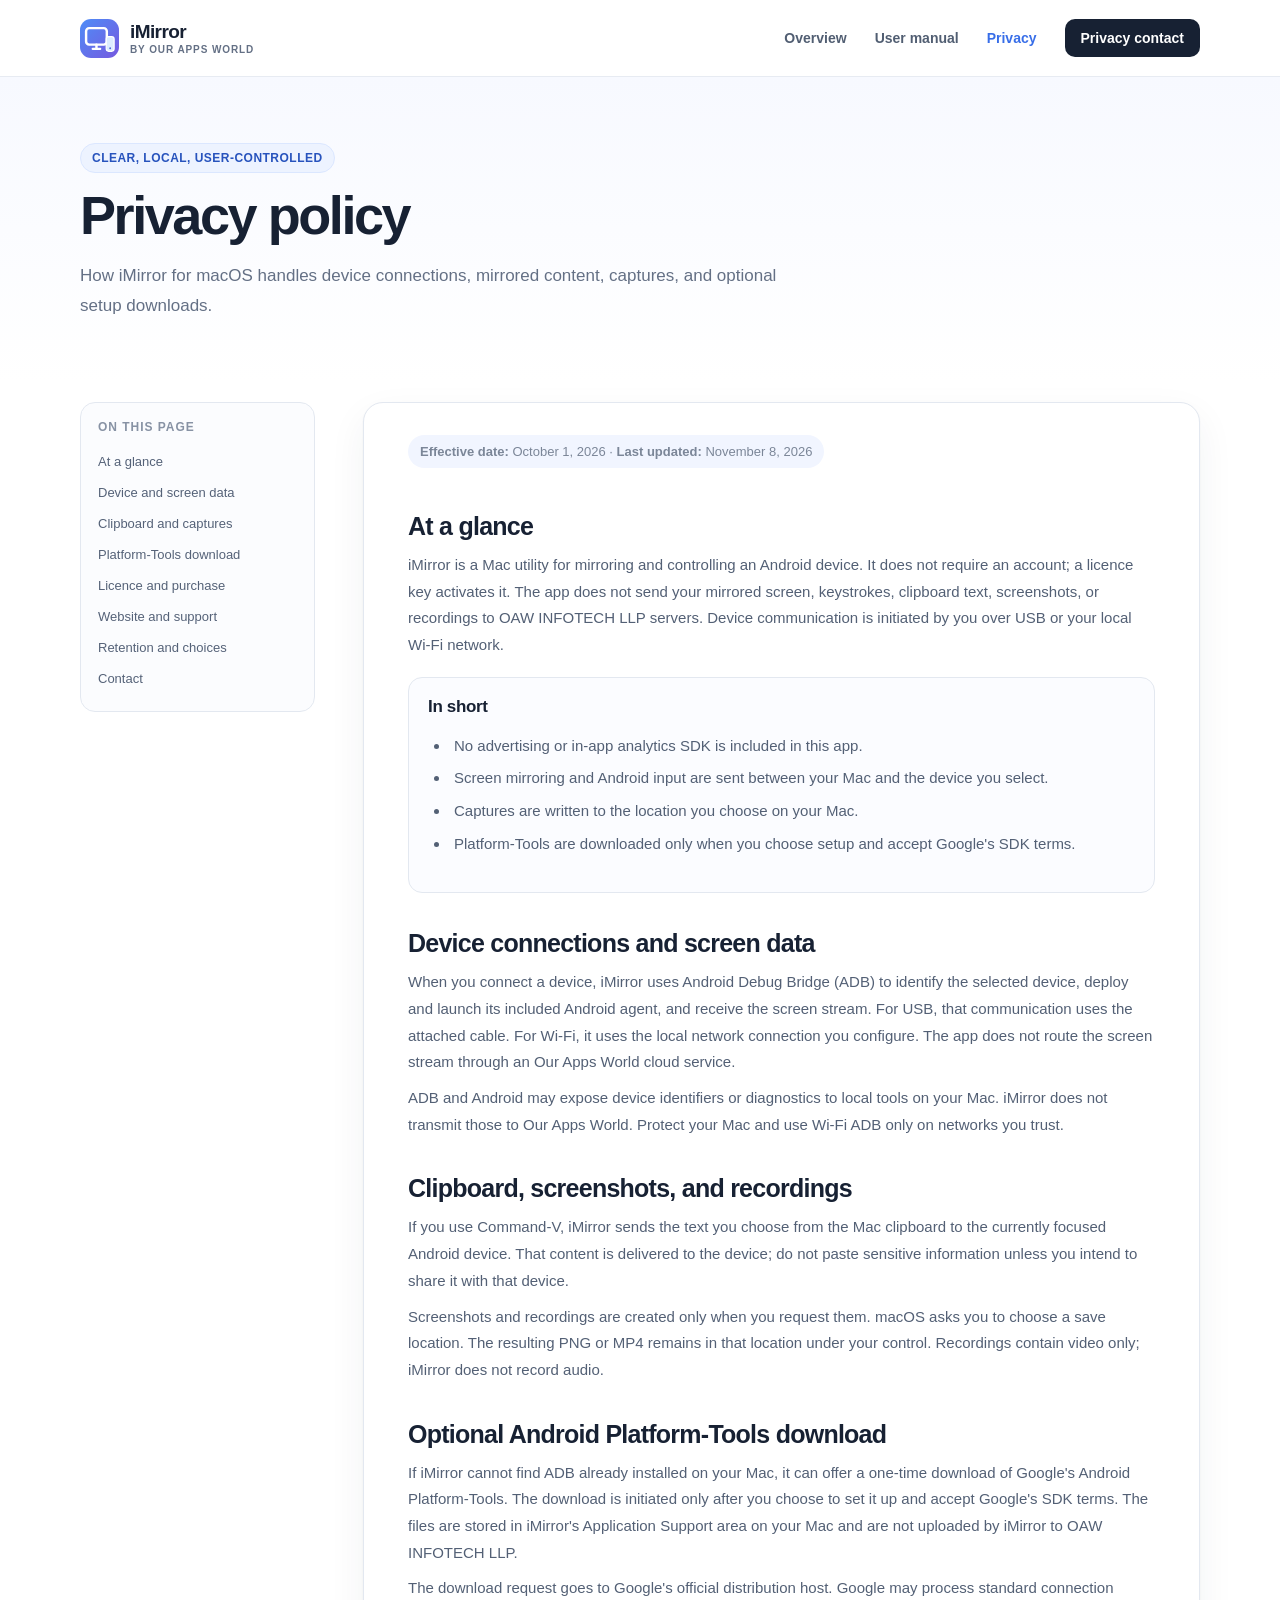
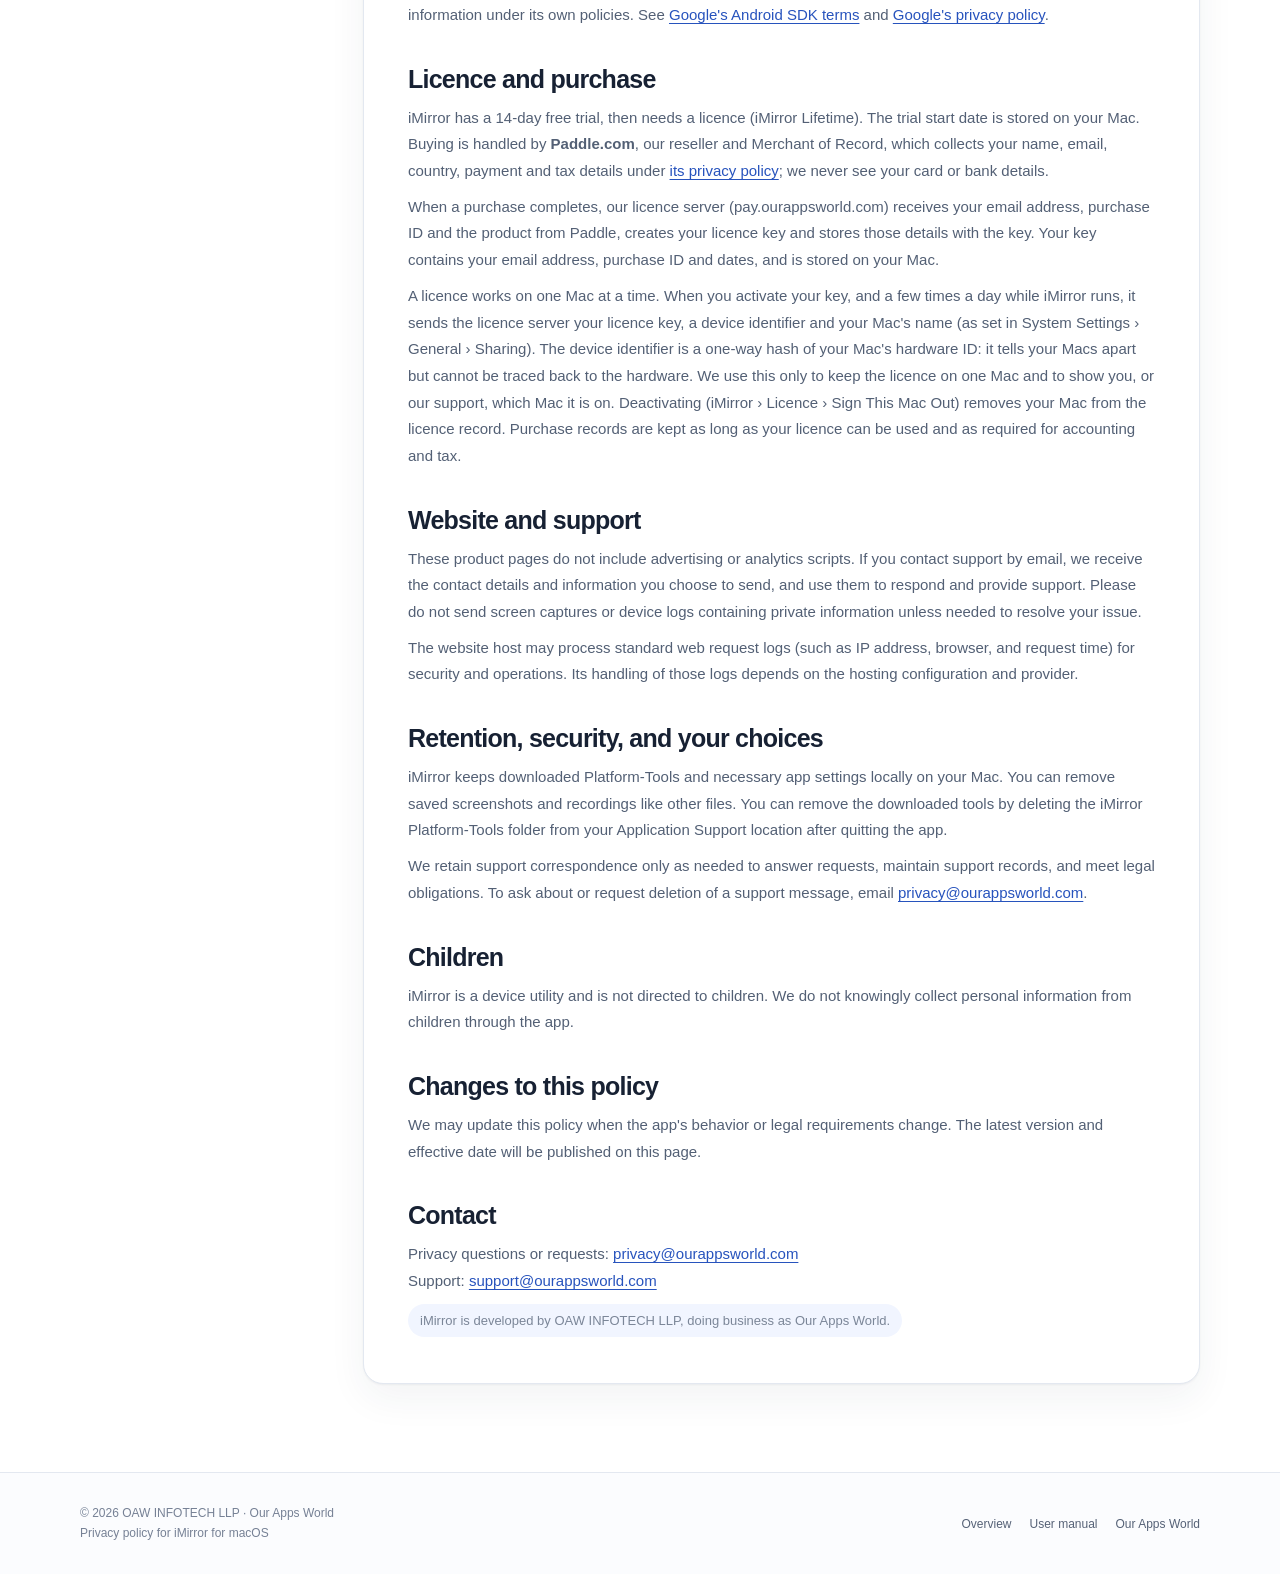
<file: docs/privacy/index.html>
<!doctype html>
<html lang="en">
<head>
  <meta charset="utf-8">
  <meta name="viewport" content="width=device-width, initial-scale=1">
  <meta name="description" content="Privacy information for the iMirror macOS app by OAW INFOTECH LLP.">
  <meta name="robots" content="index,follow">
  <link rel="canonical" href="https://imirror.ourappsworld.com/privacy/">
  <title>Privacy — iMirror</title>
  <meta property="og:type" content="article">
  <meta property="og:site_name" content="iMirror by Our Apps World">
  <meta property="og:title" content="iMirror Privacy Policy">
  <meta property="og:description" content="How iMirror handles Android connections, mirrored content, clipboard text, captures, and setup downloads.">
  <meta property="og:url" content="https://imirror.ourappsworld.com/privacy/">
  <meta property="og:image" content="https://imirror.ourappsworld.com/assets/og-card.png">
  <meta name="twitter:card" content="summary_large_image">
  <meta name="twitter:title" content="iMirror Privacy Policy">
  <meta name="twitter:description" content="How iMirror handles Android connections, mirrored content, clipboard text, captures, and setup downloads.">
  <meta name="twitter:image" content="https://imirror.ourappsworld.com/assets/og-card.png">
  <link rel="icon" href="../assets/favicon.svg" type="image/svg+xml">
  <link rel="stylesheet" href="../styles.css?v=ee25576f">
  <script type="application/ld+json">
  {
    "@context": "https://schema.org",
    "@type": "WebPage",
    "name": "iMirror Privacy Policy",
    "description": "Privacy policy for iMirror for macOS by OAW INFOTECH LLP.",
    "mainEntityOfPage": "https://imirror.ourappsworld.com/privacy/",
    "dateModified": "2026-11-08",
    "publisher": { "@type": "Organization", "name": "OAW INFOTECH LLP", "url": "https://ourappsworld.com/" }
  }
  </script>
</head>
<body>
  <header class="site-header">
    <nav class="container nav" aria-label="Main navigation">
      <a class="brand" href="../"><img src="../assets/favicon.svg" alt=""><span>iMirror<small>by Our Apps World</small></span></a>
      <div class="nav-links"><a href="../">Overview</a><a href="../manual/">User manual</a><a href="../privacy/" aria-current="page">Privacy</a><a class="nav-cta" href="mailto:privacy@ourappsworld.com">Privacy contact</a></div>
      <details class="mobile-menu">
        <summary><span>Menu</span><span class="menu-icon" aria-hidden="true">☰</span></summary>
        <div class="mobile-menu-panel">
          <a href="../">Overview</a>
          <a href="../manual/">User manual</a>
          <a href="../privacy/" aria-current="page">Privacy</a>
          <a href="mailto:privacy@ourappsworld.com">Privacy contact</a>
        </div>
      </details>
    </nav>
  </header>
  <main>
    <section class="page-hero"><div class="container"><span class="eyebrow">Clear, local, user-controlled</span><h1>Privacy policy</h1><p>How iMirror for macOS handles device connections, mirrored content, captures, and optional setup downloads.</p></div></section>
    <div class="container content-layout">
      <nav class="toc" aria-label="Privacy policy contents"><strong>On this page</strong><a href="#summary">At a glance</a><a href="#device">Device and screen data</a><a href="#clipboard">Clipboard and captures</a><a href="#downloads">Platform-Tools download</a><a href="#licence">Licence and purchase</a><a href="#website">Website and support</a><a href="#retention">Retention and choices</a><a href="#contact">Contact</a></nav>
      <article class="article">
        <p class="privacy-meta"><strong>Effective date:</strong> October 1, 2026 · <strong>Last updated:</strong> November 8, 2026</p>
        <h2 id="summary">At a glance</h2>
        <p>iMirror is a Mac utility for mirroring and controlling an Android device. It does not require an account; a licence key activates it. The app does not send your mirrored screen, keystrokes, clipboard text, screenshots, or recordings to OAW INFOTECH LLP servers. Device communication is initiated by you over USB or your local Wi-Fi network.</p>
        <div class="policy-card"><h3>In short</h3><ul><li>No advertising or in-app analytics SDK is included in this app.</li><li>Screen mirroring and Android input are sent between your Mac and the device you select.</li><li>Captures are written to the location you choose on your Mac.</li><li>Platform-Tools are downloaded only when you choose setup and accept Google's SDK terms.</li></ul></div>

        <h2 id="device">Device connections and screen data</h2>
        <p>When you connect a device, iMirror uses Android Debug Bridge (ADB) to identify the selected device, deploy and launch its included Android agent, and receive the screen stream. For USB, that communication uses the attached cable. For Wi-Fi, it uses the local network connection you configure. The app does not route the screen stream through an Our Apps World cloud service.</p>
        <p>ADB and Android may expose device identifiers or diagnostics to local tools on your Mac. iMirror does not transmit those to Our Apps World. Protect your Mac and use Wi-Fi ADB only on networks you trust.</p>

        <h2 id="clipboard">Clipboard, screenshots, and recordings</h2>
        <p>If you use Command-V, iMirror sends the text you choose from the Mac clipboard to the currently focused Android device. That content is delivered to the device; do not paste sensitive information unless you intend to share it with that device.</p>
        <p>Screenshots and recordings are created only when you request them. macOS asks you to choose a save location. The resulting PNG or MP4 remains in that location under your control. Recordings contain video only; iMirror does not record audio.</p>

        <h2 id="downloads">Optional Android Platform-Tools download</h2>
        <p>If iMirror cannot find ADB already installed on your Mac, it can offer a one-time download of Google's Android Platform-Tools. The download is initiated only after you choose to set it up and accept Google's SDK terms. The files are stored in iMirror's Application Support area on your Mac and are not uploaded by iMirror to OAW INFOTECH LLP.</p>
        <p>The download request goes to Google's official distribution host. Google may process standard connection information under its own policies. See <a href="https://developer.android.com/studio/terms">Google's Android SDK terms</a> and <a href="https://policies.google.com/privacy">Google's privacy policy</a>.</p>

        <h2 id="licence">Licence and purchase</h2>
        <p>iMirror has a 14-day free trial, then needs a licence (iMirror Lifetime). The trial start date is stored on your Mac. Buying is handled by <b>Paddle.com</b>, our reseller and Merchant of Record, which collects your name, email, country, payment and tax details under <a href="https://www.paddle.com/legal/privacy">its privacy policy</a>; we never see your card or bank details.</p>
        <p>When a purchase completes, our licence server (pay.ourappsworld.com) receives your email address, purchase ID and the product from Paddle, creates your licence key and stores those details with the key. Your key contains your email address, purchase ID and dates, and is stored on your Mac.</p>
        <p>A licence works on one Mac at a time. When you activate your key, and a few times a day while iMirror runs, it sends the licence server your licence key, a device identifier and your Mac's name (as set in System Settings › General › Sharing). The device identifier is a one-way hash of your Mac's hardware ID: it tells your Macs apart but cannot be traced back to the hardware. We use this only to keep the licence on one Mac and to show you, or our support, which Mac it is on. Deactivating (iMirror › Licence › Sign This Mac Out) removes your Mac from the licence record. Purchase records are kept as long as your licence can be used and as required for accounting and tax.</p>

        <h2 id="website">Website and support</h2>
        <p>These product pages do not include advertising or analytics scripts. If you contact support by email, we receive the contact details and information you choose to send, and use them to respond and provide support. Please do not send screen captures or device logs containing private information unless needed to resolve your issue.</p>
        <p>The website host may process standard web request logs (such as IP address, browser, and request time) for security and operations. Its handling of those logs depends on the hosting configuration and provider.</p>

        <h2 id="retention">Retention, security, and your choices</h2>
        <p>iMirror keeps downloaded Platform-Tools and necessary app settings locally on your Mac. You can remove saved screenshots and recordings like other files. You can remove the downloaded tools by deleting the iMirror Platform-Tools folder from your Application Support location after quitting the app.</p>
        <p>We retain support correspondence only as needed to answer requests, maintain support records, and meet legal obligations. To ask about or request deletion of a support message, email <a href="mailto:privacy@ourappsworld.com">privacy@ourappsworld.com</a>.</p>

        <h2 id="children">Children</h2>
        <p>iMirror is a device utility and is not directed to children. We do not knowingly collect personal information from children through the app.</p>

        <h2 id="changes">Changes to this policy</h2>
        <p>We may update this policy when the app's behavior or legal requirements change. The latest version and effective date will be published on this page.</p>

        <h2 id="contact">Contact</h2>
        <p>Privacy questions or requests: <a href="mailto:privacy@ourappsworld.com">privacy@ourappsworld.com</a><br>Support: <a href="mailto:support@ourappsworld.com">support@ourappsworld.com</a></p>
        <p class="privacy-meta">iMirror is developed by OAW INFOTECH LLP, doing business as Our Apps World.</p>
      </article>
    </div>
  </main>
  <footer class="site-footer"><div class="container footer-row"><div class="footer-copy">© 2026 OAW INFOTECH LLP · Our Apps World<br>Privacy policy for iMirror for macOS</div><div class="footer-links"><a href="../">Overview</a><a href="../manual/">User manual</a><a href="https://ourappsworld.com/">Our Apps World</a></div></div></footer>
</body>
</html>
</file>
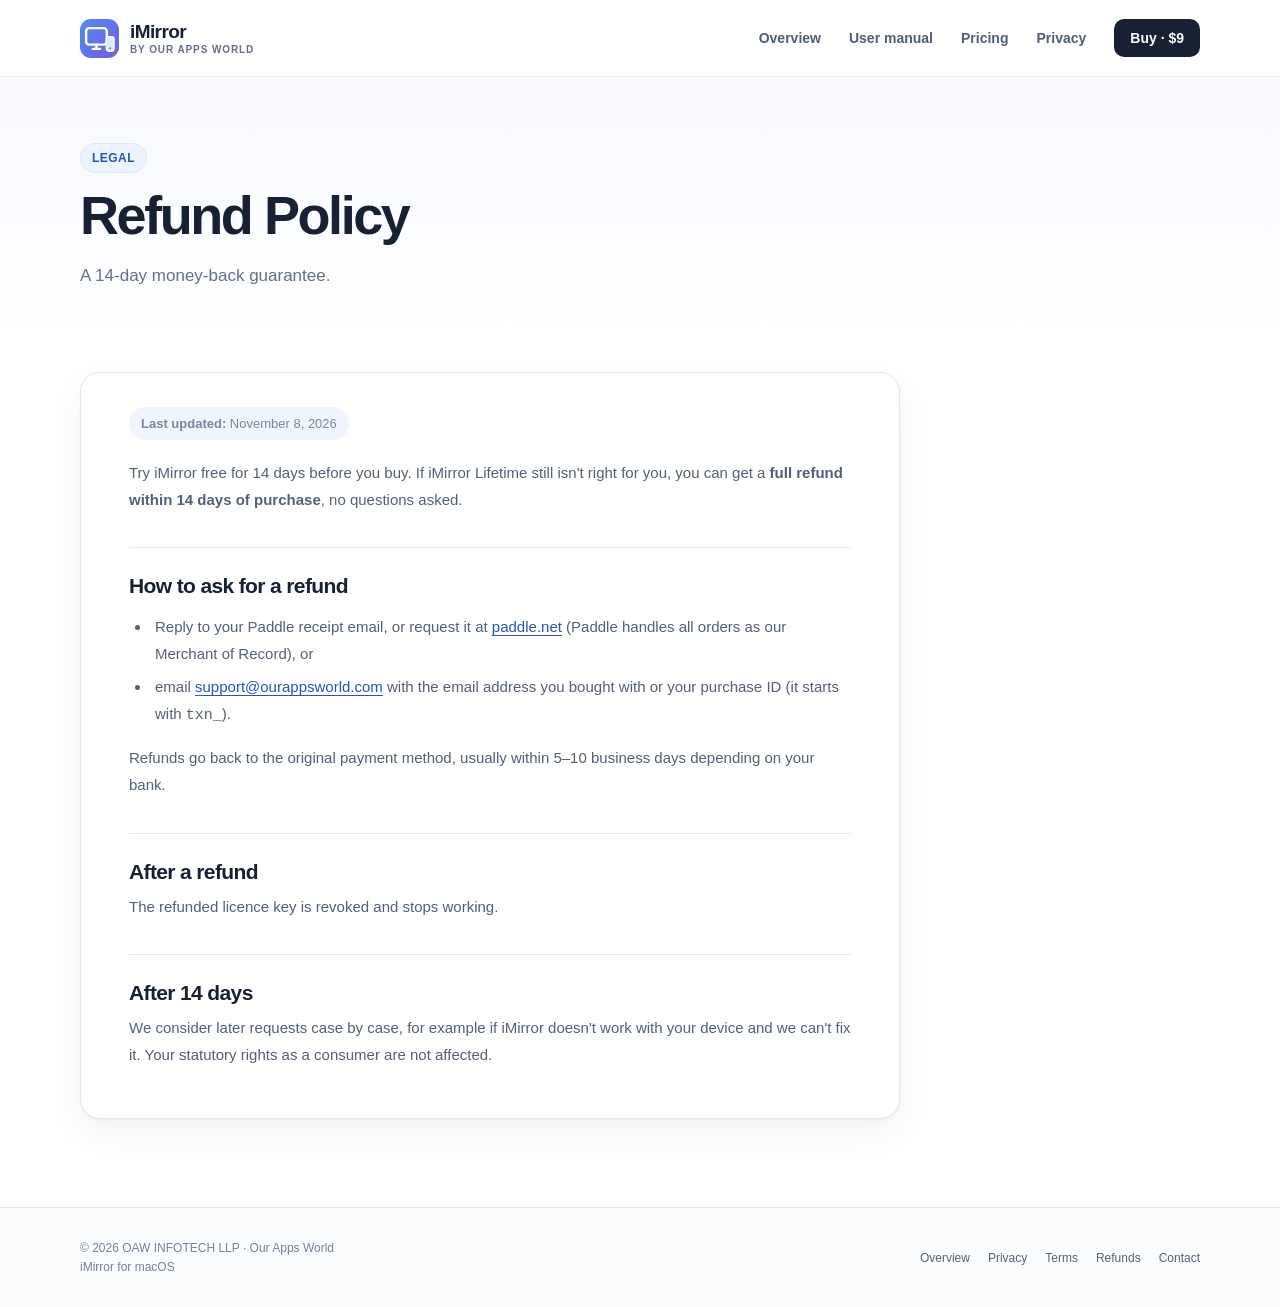
<file: docs/refunds/index.html>
<!doctype html>
<html lang="en">
<head>
  <meta charset="utf-8">
  <meta name="viewport" content="width=device-width, initial-scale=1">
  <meta name="description" content="iMirror Lifetime has a 14-day money-back guarantee. How to ask for a refund and what happens after one.">
  <meta name="robots" content="index,follow">
  <link rel="canonical" href="https://imirror.ourappsworld.com/refunds/">
  <title>Refund Policy — iMirror</title>
  <link rel="icon" href="../assets/favicon.svg" type="image/svg+xml">
  <link rel="stylesheet" href="../styles.css?v=ee25576f">
</head>
<body>
  <header class="site-header">
    <nav class="container nav" aria-label="Main navigation">
      <a class="brand" href="../"><img src="../assets/favicon.svg" alt=""><span>iMirror<small>by Our Apps World</small></span></a>
      <div class="nav-links"><a href="../">Overview</a><a href="../manual/">User manual</a><a href="../#pricing">Pricing</a><a href="../privacy/">Privacy</a><a class="nav-cta" href="https://imirror.ourappsworld.com/buy/">Buy · $9</a></div>
      <details class="mobile-menu">
        <summary><span>Menu</span><span class="menu-icon" aria-hidden="true">☰</span></summary>
        <div class="mobile-menu-panel"><a href="../">Overview</a><a href="../manual/">User manual</a><a href="../#pricing">Pricing</a><a href="../privacy/">Privacy</a><a href="https://imirror.ourappsworld.com/buy/">Buy · $9</a></div>
      </details>
    </nav>
  </header>
  <main>
    <section class="page-hero"><div class="container"><span class="eyebrow">Legal</span><h1>Refund Policy</h1><p>A 14-day money-back guarantee.</p></div></section>
    <div class="container content-layout single">
      <article class="article">
        <p class="privacy-meta"><strong>Last updated:</strong> November 8, 2026</p>
        <p>Try iMirror free for 14 days before you buy. If iMirror Lifetime still isn't right for you, you can get a <b>full refund within 14 days of purchase</b>, no questions asked.</p>
        <h2>How to ask for a refund</h2>
        <ul>
          <li>Reply to your Paddle receipt email, or request it at <a href="https://paddle.net">paddle.net</a> (Paddle handles all orders as our Merchant of Record), or</li>
          <li>email <a href="mailto:support@ourappsworld.com">support@ourappsworld.com</a> with the email address you bought with or your purchase ID (it starts with <code>txn_</code>).</li>
        </ul>
        <p>Refunds go back to the original payment method, usually within 5–10 business days depending on your bank.</p>
        <h2>After a refund</h2>
        <p>The refunded licence key is revoked and stops working.</p>
        <h2>After 14 days</h2>
        <p>We consider later requests case by case, for example if iMirror doesn't work with your device and we can't fix it. Your statutory rights as a consumer are not affected.</p>
      </article>
    </div>
  </main>
  <footer class="site-footer"><div class="container footer-row"><div class="footer-copy">© 2026 OAW INFOTECH LLP · Our Apps World<br>iMirror for macOS</div><div class="footer-links"><a href="../">Overview</a><a href="../privacy/">Privacy</a><a href="../terms/">Terms</a><a href="../refunds/">Refunds</a><a href="mailto:support@ourappsworld.com">Contact</a></div></div></footer>
</body>
</html>
</file>
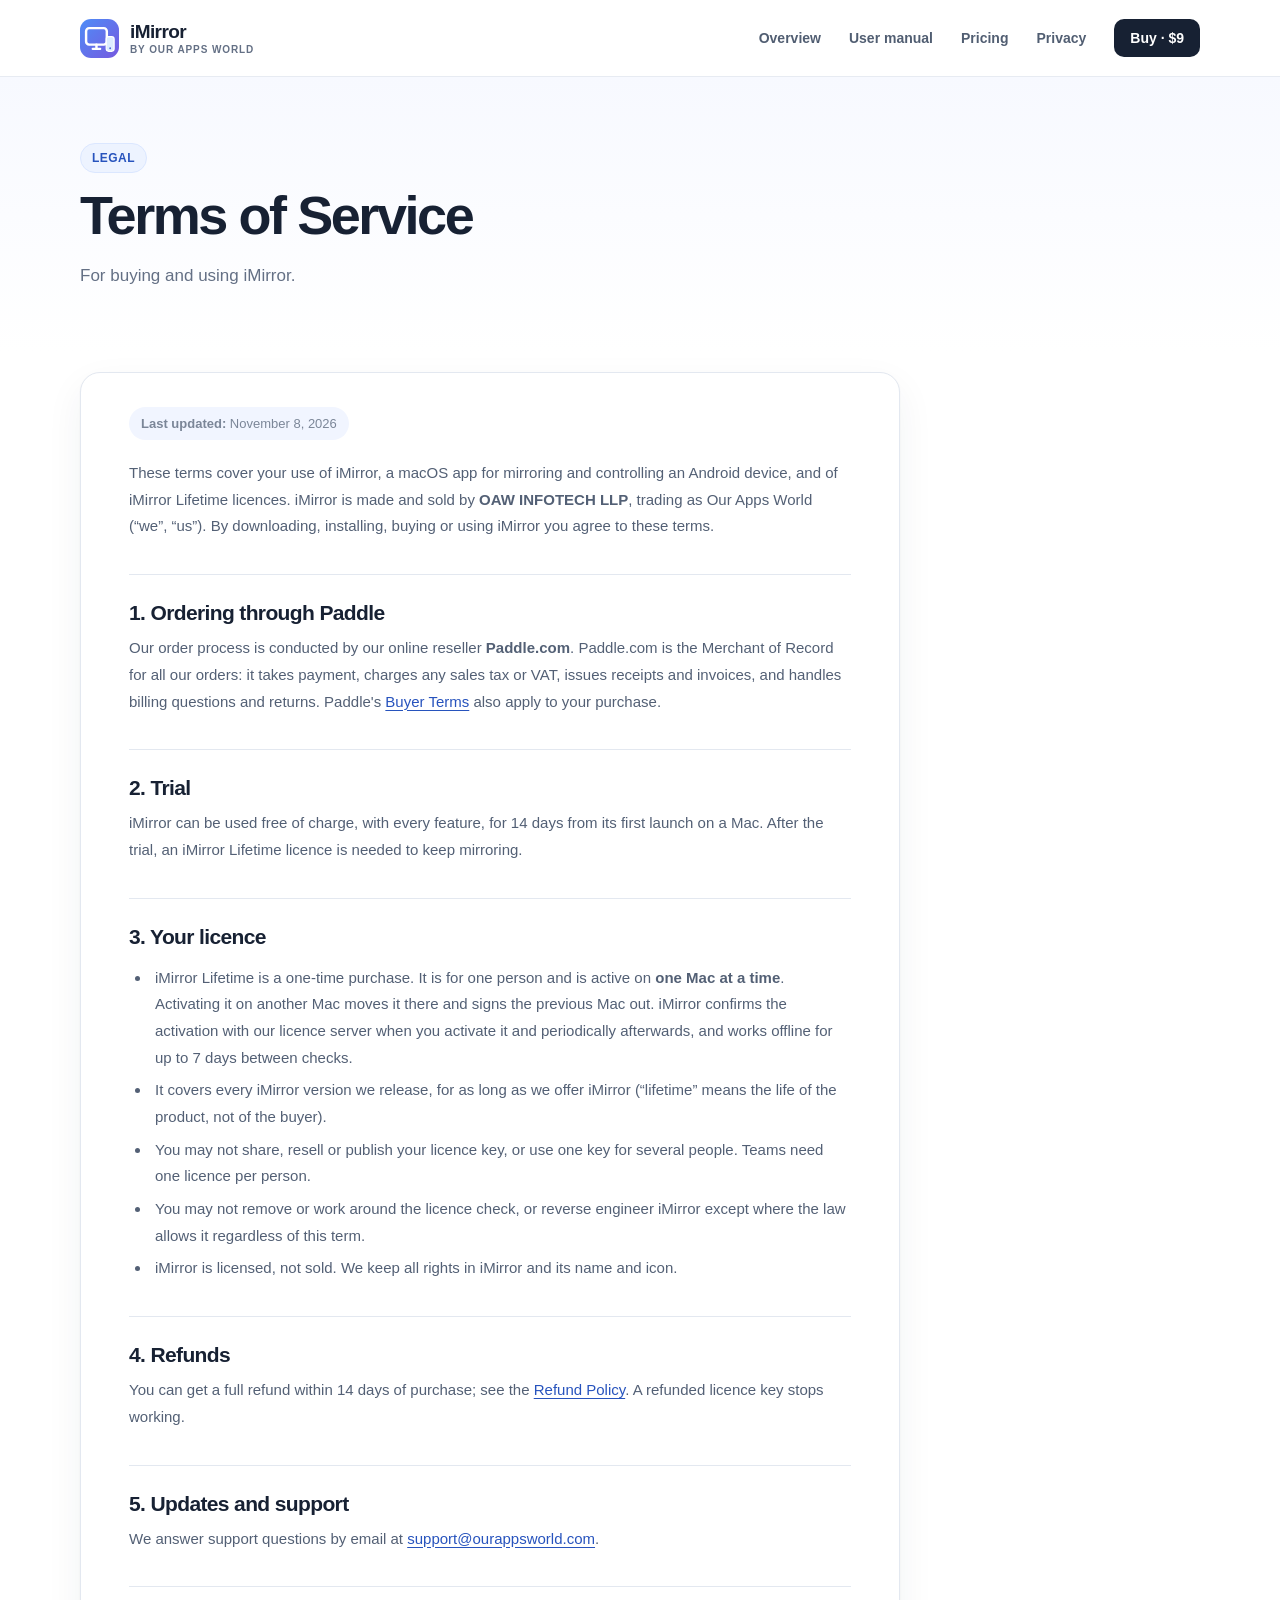
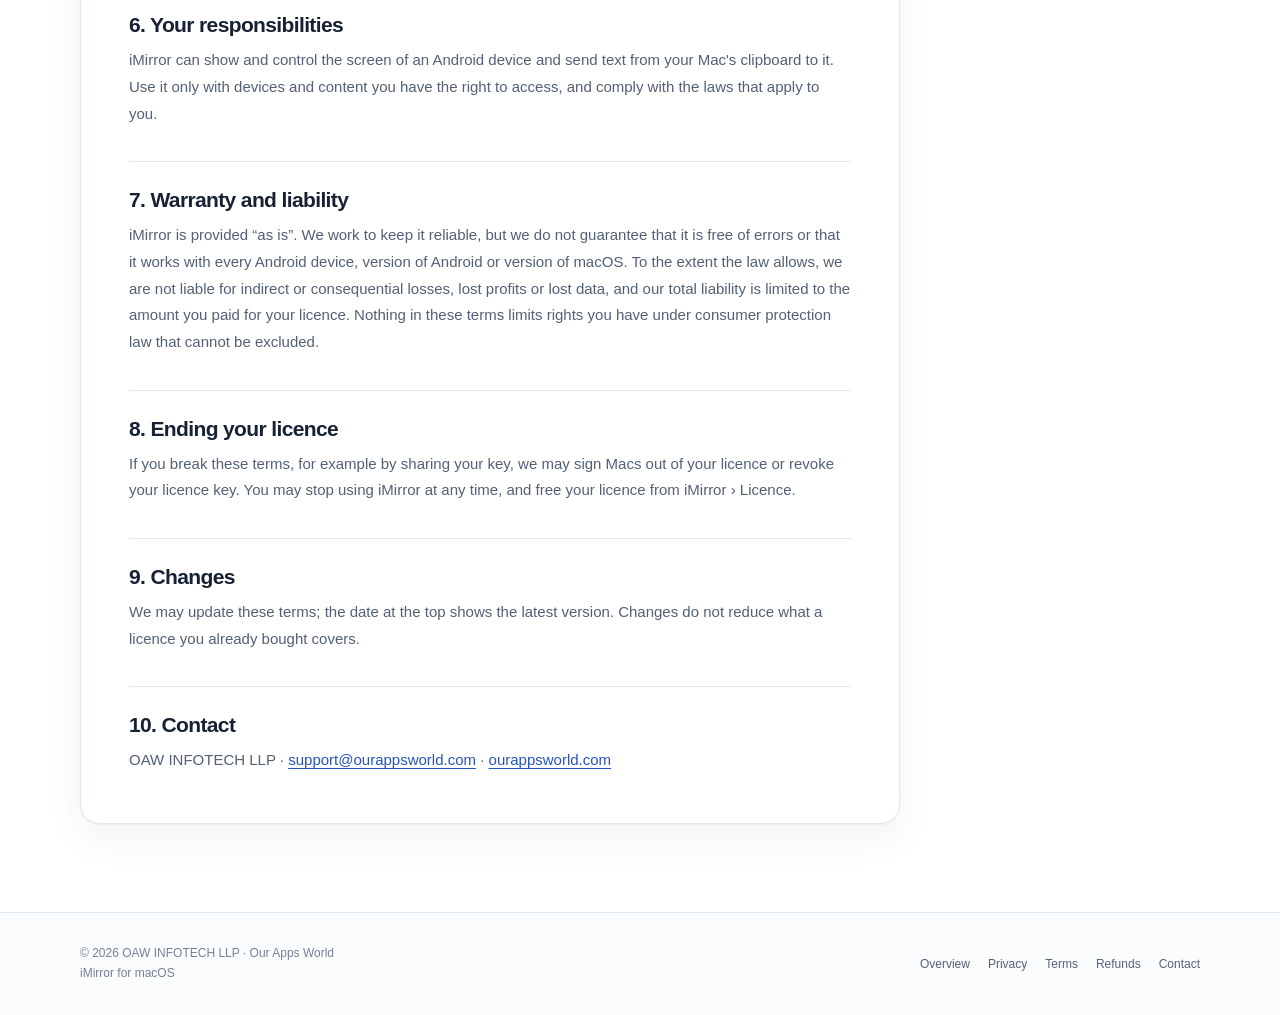
<file: docs/terms/index.html>
<!doctype html>
<html lang="en">
<head>
  <meta charset="utf-8">
  <meta name="viewport" content="width=device-width, initial-scale=1">
  <meta name="description" content="The terms for buying and using iMirror: ordering through Paddle, the trial, your licence, refunds, warranty and liability.">
  <meta name="robots" content="index,follow">
  <link rel="canonical" href="https://imirror.ourappsworld.com/terms/">
  <title>Terms of Service — iMirror</title>
  <link rel="icon" href="../assets/favicon.svg" type="image/svg+xml">
  <link rel="stylesheet" href="../styles.css?v=ee25576f">
</head>
<body>
  <header class="site-header">
    <nav class="container nav" aria-label="Main navigation">
      <a class="brand" href="../"><img src="../assets/favicon.svg" alt=""><span>iMirror<small>by Our Apps World</small></span></a>
      <div class="nav-links"><a href="../">Overview</a><a href="../manual/">User manual</a><a href="../#pricing">Pricing</a><a href="../privacy/">Privacy</a><a class="nav-cta" href="https://imirror.ourappsworld.com/buy/">Buy · $9</a></div>
      <details class="mobile-menu">
        <summary><span>Menu</span><span class="menu-icon" aria-hidden="true">☰</span></summary>
        <div class="mobile-menu-panel"><a href="../">Overview</a><a href="../manual/">User manual</a><a href="../#pricing">Pricing</a><a href="../privacy/">Privacy</a><a href="https://imirror.ourappsworld.com/buy/">Buy · $9</a></div>
      </details>
    </nav>
  </header>
  <main>
    <section class="page-hero"><div class="container"><span class="eyebrow">Legal</span><h1>Terms of Service</h1><p>For buying and using iMirror.</p></div></section>
    <div class="container content-layout single">
      <article class="article">
        <p class="privacy-meta"><strong>Last updated:</strong> November 8, 2026</p>
        <p>These terms cover your use of iMirror, a macOS app for mirroring and controlling an Android device, and of iMirror Lifetime licences. iMirror is made and sold by <b>OAW INFOTECH LLP</b>, trading as Our Apps World (“we”, “us”). By downloading, installing, buying or using iMirror you agree to these terms.</p>
        <h2>1. Ordering through Paddle</h2>
        <p>Our order process is conducted by our online reseller <b>Paddle.com</b>. Paddle.com is the Merchant of Record for all our orders: it takes payment, charges any sales tax or VAT, issues receipts and invoices, and handles billing questions and returns. Paddle's <a href="https://www.paddle.com/legal/checkout-buyer-terms">Buyer Terms</a> also apply to your purchase.</p>
        <h2>2. Trial</h2>
        <p>iMirror can be used free of charge, with every feature, for 14 days from its first launch on a Mac. After the trial, an iMirror Lifetime licence is needed to keep mirroring.</p>
        <h2>3. Your licence</h2>
        <ul>
          <li>iMirror Lifetime is a one-time purchase. It is for one person and is active on <b>one Mac at a time</b>. Activating it on another Mac moves it there and signs the previous Mac out. iMirror confirms the activation with our licence server when you activate it and periodically afterwards, and works offline for up to 7 days between checks.</li>
          <li>It covers every iMirror version we release, for as long as we offer iMirror (“lifetime” means the life of the product, not of the buyer).</li>
          <li>You may not share, resell or publish your licence key, or use one key for several people. Teams need one licence per person.</li>
          <li>You may not remove or work around the licence check, or reverse engineer iMirror except where the law allows it regardless of this term.</li>
          <li>iMirror is licensed, not sold. We keep all rights in iMirror and its name and icon.</li>
        </ul>
        <h2>4. Refunds</h2>
        <p>You can get a full refund within 14 days of purchase; see the <a href="../refunds/">Refund Policy</a>. A refunded licence key stops working.</p>
        <h2>5. Updates and support</h2>
        <p>We answer support questions by email at <a href="mailto:support@ourappsworld.com">support@ourappsworld.com</a>.</p>
        <h2>6. Your responsibilities</h2>
        <p>iMirror can show and control the screen of an Android device and send text from your Mac's clipboard to it. Use it only with devices and content you have the right to access, and comply with the laws that apply to you.</p>
        <h2>7. Warranty and liability</h2>
        <p>iMirror is provided “as is”. We work to keep it reliable, but we do not guarantee that it is free of errors or that it works with every Android device, version of Android or version of macOS. To the extent the law allows, we are not liable for indirect or consequential losses, lost profits or lost data, and our total liability is limited to the amount you paid for your licence. Nothing in these terms limits rights you have under consumer protection law that cannot be excluded.</p>
        <h2>8. Ending your licence</h2>
        <p>If you break these terms, for example by sharing your key, we may sign Macs out of your licence or revoke your licence key. You may stop using iMirror at any time, and free your licence from iMirror › Licence.</p>
        <h2>9. Changes</h2>
        <p>We may update these terms; the date at the top shows the latest version. Changes do not reduce what a licence you already bought covers.</p>
        <h2>10. Contact</h2>
        <p>OAW INFOTECH LLP · <a href="mailto:support@ourappsworld.com">support@ourappsworld.com</a> · <a href="https://ourappsworld.com/">ourappsworld.com</a></p>
      </article>
    </div>
  </main>
  <footer class="site-footer"><div class="container footer-row"><div class="footer-copy">© 2026 OAW INFOTECH LLP · Our Apps World<br>iMirror for macOS</div><div class="footer-links"><a href="../">Overview</a><a href="../privacy/">Privacy</a><a href="../terms/">Terms</a><a href="../refunds/">Refunds</a><a href="mailto:support@ourappsworld.com">Contact</a></div></div></footer>
</body>
</html>
</file>
<file: docs/styles.css>
:root {
  color-scheme: light;
  --ink: #172133;
  --muted: #647085;
  --line: #e3e8f0;
  --paper: #fff;
  --wash: #f5f7fb;
  --blue: #386ee8;
  --blue-dark: #2753bd;
  --violet: #7256dc;
  --mint: #dff6ee;
  --shadow: 0 22px 70px rgba(28, 43, 72, .12);
  font-family: -apple-system, BlinkMacSystemFont, 'Segoe UI', sans-serif;
  color: var(--ink);
  background: var(--paper);
  font-synthesis: none;
  text-rendering: optimizeLegibility;
}

* { box-sizing: border-box; }
html { scroll-behavior: smooth; }
body { margin: 0; min-width: 320px; }
a { color: inherit; }
button, a { -webkit-tap-highlight-color: transparent; }
:focus-visible { outline: 3px solid #82a8ff; outline-offset: 3px; }

.container { width: min(1120px, calc(100% - 44px)); margin-inline: auto; }
.site-header { position: sticky; top: 0; z-index: 20; background: rgba(255,255,255,.9); backdrop-filter: blur(16px); border-bottom: 1px solid rgba(226,231,239,.8); }
.nav { min-height: 76px; display: flex; align-items: center; justify-content: space-between; gap: 24px; }
.brand { display: inline-flex; align-items: center; gap: 11px; text-decoration: none; font-family: -apple-system, BlinkMacSystemFont, 'Segoe UI', sans-serif; font-size: 19px; font-weight: 800; letter-spacing: -.6px; }
.brand img { width: 39px; height: 39px; }
.brand small { display: block; color: var(--muted); font: 600 10px -apple-system, BlinkMacSystemFont, 'Segoe UI', sans-serif; letter-spacing: .09em; text-transform: uppercase; margin-top: 1px; }
.nav-links { display: flex; align-items: center; gap: 28px; }
.nav-links a { color: #515e72; text-decoration: none; font-size: 14px; font-weight: 600; white-space: nowrap; transition: color .18s ease; }
.nav-links a:hover, .nav-links a[aria-current="page"] { color: var(--blue); }
.nav-links .nav-cta { padding: 11px 16px; background: var(--ink); color: white; border-radius: 10px; }
.nav-links .nav-cta:hover { background: var(--blue-dark); color: white; }
.mobile-menu { display: none; position: relative; }
.mobile-menu summary { min-height: 40px; display: inline-flex; align-items: center; gap: 9px; padding: 0 12px; border: 1px solid var(--line); border-radius: 11px; background: white; color: var(--ink); font-size: 13px; font-weight: 700; cursor: pointer; list-style: none; }
.mobile-menu summary::-webkit-details-marker { display: none; }
.mobile-menu summary::marker { content: ''; }
.menu-icon { color: var(--blue); font-size: 16px; line-height: 1; transition: transform .18s ease; }
.mobile-menu[open] .menu-icon { transform: rotate(90deg); }
.mobile-menu-panel { position: absolute; z-index: 30; top: calc(100% + 10px); right: 0; width: min(250px, calc(100vw - 32px)); padding: 7px; border: 1px solid var(--line); border-radius: 14px; background: white; box-shadow: 0 16px 38px rgba(22, 34, 55, .17); }
.mobile-menu-panel a { display: block; padding: 12px 13px; border-radius: 9px; color: #46536a; font-size: 14px; font-weight: 600; text-decoration: none; }
.mobile-menu-panel a:hover, .mobile-menu-panel a[aria-current="page"] { color: var(--blue-dark); background: #f0f5ff; }

.hero { overflow: hidden; padding: 86px 0 82px; background: radial-gradient(ellipse at 78% 43%, #e4ecff 0, rgba(237,240,255,.5) 30%, transparent 61%), linear-gradient(180deg, #fbfcff, #fff); }
.hero-grid { display: grid; grid-template-columns: minmax(0, .9fr) minmax(0, 1.1fr); align-items: center; gap: 46px; }
.hero-grid > * { min-width: 0; }
.eyebrow { display: inline-flex; align-items: center; gap: 8px; color: var(--blue-dark); background: #edf3ff; border: 1px solid #dbe7ff; border-radius: 999px; padding: 7px 11px; font-size: 12px; font-weight: 700; letter-spacing: .04em; text-transform: uppercase; }
.eyebrow-dot { width: 7px; height: 7px; border-radius: 50%; background: #4aa984; box-shadow: 0 0 0 4px #d9f2e8; }
h1, h2, h3 { font-family: -apple-system, BlinkMacSystemFont, 'Segoe UI', sans-serif; letter-spacing: -.045em; }
h1 { max-width: 560px; font-size: clamp(42px, 5.4vw, 67px); line-height: 1.06; margin: 22px 0 20px; }
h1 em { color: var(--blue); font-style: normal; }
.hero-copy { max-width: 520px; color: #58657a; font-size: 18px; line-height: 1.72; }
.hero-actions { display: flex; flex-wrap: wrap; align-items: center; gap: 12px; margin-top: 28px; }
.button { min-height: 48px; display: inline-flex; align-items: center; justify-content: center; gap: 9px; border-radius: 12px; padding: 0 18px; text-decoration: none; font-weight: 700; font-size: 14px; transition: transform .18s ease, background .18s ease, box-shadow .18s ease; }
.button:hover { transform: translateY(-2px); }
.button-primary { background: var(--blue); color: white; box-shadow: 0 9px 22px rgba(56,110,232,.24); }
.button-primary:hover { background: var(--blue-dark); }
.button-secondary { color: var(--ink); border: 1px solid #dce2ec; background: white; }
.hero-note { color: #7c8799; font-size: 12px; margin: 14px 0 0; }
.hero-art { position: relative; margin: 0; }
.hero-art img { display: block; width: 100%; border-radius: 22px; box-shadow: var(--shadow); }
.preview-caption { margin: 12px 8px 0; text-align: right; color: #69758a; font-size: 11px; }
.trust-row { display: flex; flex-wrap: wrap; gap: 13px 23px; margin-top: 32px; color: #69758a; font-size: 13px; }
.trust-row span { display: inline-flex; align-items: center; gap: 7px; }
.trust-row b { color: #23835e; font-size: 15px; }

.section { padding: 82px 0; }
.section-soft { background: var(--wash); }
.section-heading { max-width: 670px; margin: 0 auto 42px; text-align: center; }
.section-heading h2 { font-size: clamp(30px, 4vw, 44px); line-height: 1.15; margin: 13px 0; }
.section-heading p { margin: 0; color: var(--muted); font-size: 16px; line-height: 1.7; }
.feature-grid { display: grid; grid-template-columns: repeat(3, 1fr); gap: 17px; }
.feature-card { background: white; border: 1px solid var(--line); border-radius: 18px; padding: 24px; min-height: 205px; }
.feature-icon { width: 44px; height: 44px; display: grid; place-items: center; border-radius: 13px; color: var(--blue); background: #edf3ff; font-size: 21px; }
.feature-card h3 { margin: 20px 0 8px; font-size: 18px; letter-spacing: -.025em; }
.feature-card p { margin: 0; color: var(--muted); font-size: 14px; line-height: 1.65; }
.workflow { display: grid; grid-template-columns: repeat(3, 1fr); gap: 32px; counter-reset: flow; }
.step { position: relative; counter-increment: flow; padding-top: 57px; }
.step::before { content: '0' counter(flow); position: absolute; left: 0; top: 0; color: var(--blue); font: 800 31px -apple-system, BlinkMacSystemFont, 'Segoe UI', sans-serif; letter-spacing: -.06em; }
.step h3 { font-size: 19px; margin: 0 0 9px; }
.step p { color: var(--muted); margin: 0; line-height: 1.7; font-size: 14px; }
.callout { display: flex; align-items: center; justify-content: space-between; gap: 28px; margin-top: 54px; padding: 28px 32px; border-radius: 20px; background: #172133; color: white; }
.callout h2 { margin: 0 0 7px; font-size: 24px; }
.callout p { margin: 0; color: #bac5d7; line-height: 1.6; font-size: 14px; }
.callout .button { flex: none; background: white; color: var(--ink); }
.requirements { display: flex; flex-wrap: wrap; justify-content: center; gap: 10px; margin-top: 28px; }
.requirements span { border: 1px solid var(--line); border-radius: 999px; background: white; color: #526075; padding: 9px 13px; font-size: 12px; }

.page-hero { padding: 66px 0 44px; background: linear-gradient(180deg, #f7f9ff, #fff); }
.page-hero h1 { font-size: clamp(38px, 5vw, 54px); margin: 14px 0; }
.page-hero p { max-width: 720px; color: var(--muted); line-height: 1.75; font-size: 17px; }
.content-layout { display: grid; grid-template-columns: 235px minmax(0, 1fr); gap: 48px; padding: 20px 0 88px; align-items: start; }
.toc { position: sticky; top: 102px; padding: 17px; border: 1px solid var(--line); border-radius: 15px; background: #fbfcfe; }
.toc strong { display: block; font-size: 12px; text-transform: uppercase; letter-spacing: .08em; color: #8792a4; margin: 0 0 12px; }
.toc a { display: block; padding: 8px 0; color: #556278; font-size: 13px; text-decoration: none; }
.toc a:hover { color: var(--blue); }
.article { max-width: 760px; }
.article h2 { margin: 36px 0 11px; font-size: 25px; letter-spacing: -.03em; scroll-margin-top: 105px; }
.article h2:first-child { margin-top: 0; }
.article h3 { margin: 23px 0 8px; font-size: 17px; letter-spacing: -.02em; }
.article p, .article li { color: #536075; font-size: 15px; line-height: 1.78; }
.article p { margin: 9px 0; }
.article ul, .article ol { padding-left: 22px; }
.article li { padding-left: 4px; margin: 6px 0; }
.article a { color: var(--blue-dark); text-underline-offset: 3px; }
.tip { margin: 17px 0; padding: 16px 18px; border-left: 3px solid var(--blue); background: #f0f5ff; border-radius: 0 12px 12px 0; color: #44526b; line-height: 1.7; font-size: 14px; }
.warning { border-left-color: #d58e26; background: #fff8e9; }
.privacy-meta { color: #7b8698 !important; font-size: 13px !important; }
.policy-card { margin: 18px 0; padding: 19px; border: 1px solid var(--line); border-radius: 14px; background: #fbfcff; }
.policy-card h3 { margin-top: 0; }
.faq-list { max-width: 820px; margin: auto; border-top: 1px solid var(--line); }
.faq-list details { padding: 18px 3px; border-bottom: 1px solid var(--line); }
.faq-list summary { cursor: pointer; font-weight: 700; font-size: 16px; list-style: none; display: flex; align-items: center; justify-content: space-between; gap: 16px; }
.faq-list summary::-webkit-details-marker { display: none; }
.faq-list summary::after { content: '+'; color: var(--blue); font-size: 23px; line-height: 1; }
.faq-list details[open] summary::after { content: '−'; }
.faq-list p { margin: 12px 34px 0 0; color: var(--muted); font-size: 14px; line-height: 1.7; }

.site-footer { border-top: 1px solid var(--line); background: #fbfcfe; padding: 31px 0; }
.footer-row { display: flex; justify-content: space-between; align-items: center; gap: 18px; }
.footer-copy { color: #768195; font-size: 12px; line-height: 1.65; }
.footer-links { display: flex; flex-wrap: wrap; gap: 18px; }
.footer-links a { color: #566277; font-size: 12px; text-decoration: none; }
.footer-links a:hover { color: var(--blue); }

@media (max-width: 860px) {
  .hero { padding: 62px 0 56px; }
  .hero-grid { grid-template-columns: 1fr; gap: 40px; }
  .hero-art { margin: 0 -5px; }
  .hero-art img { border-radius: 16px; }
  .feature-grid { grid-template-columns: repeat(2, 1fr); }
  .content-layout { grid-template-columns: 1fr; gap: 26px; }
  .toc { position: static; display: flex; flex-wrap: wrap; gap: 5px 16px; align-items: center; }
  .toc strong { width: 100%; }
  .toc a { padding: 3px 0; }
}
@media (max-width: 720px) {
  .nav-links { display: none; }
  .mobile-menu { display: block; }
}
@media (max-width: 600px) {
  .container { width: min(100% - 32px, 1120px); }
  .nav { min-height: 66px; }
  .brand { font-size: 17px; }
  .brand img { width: 35px; height: 35px; }
  .hero { padding: 48px 0 48px; }
  h1 { font-size: clamp(39px, 12vw, 54px); }
  .hero-copy { font-size: 16px; }
  .section { padding: 60px 0; }
  .feature-grid, .workflow { grid-template-columns: 1fr; gap: 12px; }
  .feature-card { min-height: auto; }
  .workflow { gap: 26px; }
  .callout { align-items: flex-start; flex-direction: column; padding: 24px; }
  .page-hero { padding: 48px 0 26px; }
  .content-layout { padding-bottom: 62px; }
  .footer-row { align-items: flex-start; flex-direction: column; }
}
@media (prefers-reduced-motion: reduce) {
  *, *::before, *::after { scroll-behavior: auto !important; transition-duration: .01ms !important; }
}

/* Pricing and purchase pages */
.pricing-grid { display: grid; grid-template-columns: repeat(auto-fit, minmax(290px, 1fr)); gap: 20px; max-width: 800px; margin: 0 auto; }
.plan { position: relative; display: flex; flex-direction: column; gap: 10px; padding: 30px; background: #fff; border: 1px solid var(--line); border-radius: 22px; }
.plan.featured { border: 2px solid var(--blue); box-shadow: 0 22px 60px rgba(56,110,232,.18); }
.plan .plan-tag { position: absolute; top: -13px; left: 26px; background: var(--blue); color: #fff; font-size: 12px; font-weight: 800; letter-spacing: .04em; padding: 4px 12px; border-radius: 999px; }
.plan h3 { margin: 0; font-size: 20px; }
.plan .price { font-size: 54px; font-weight: 800; letter-spacing: -.05em; line-height: 1.05; }
.plan .price small { font-size: 15px; font-weight: 600; letter-spacing: 0; color: var(--muted); }
.plan ul { list-style: none; margin: 8px 0 22px; padding: 0; display: grid; gap: 10px; color: #3f4b60; font-size: 15px; }
.plan li { position: relative; padding-left: 26px; }
.plan li::before { content: "✓"; position: absolute; left: 0; color: #2f9d6e; font-weight: 800; }
.plan .button { margin-top: auto; }
.fineprint { max-width: 680px; margin: 22px auto 0; text-align: center; color: var(--muted); font-size: 13.5px; }
.buy-box { max-width: 640px; margin: 0 auto; padding: 56px 0 90px; text-align: center; }
.buy-box h1 { margin-inline: auto; font-size: clamp(32px, 5vw, 44px); }
.buy-box .hero-copy { margin-inline: auto; }
.content-layout.single { grid-template-columns: minmax(0, 820px); justify-content: start; }

.what-grid { display: grid; grid-template-columns: minmax(0, 1.1fr) minmax(0, 1fr); gap: 44px; align-items: start; }
.what-grid p { color: #58657a; font-size: 17px; line-height: 1.72; }
.facts { margin: 0; background: var(--wash); border: 1px solid var(--line); border-radius: 18px; padding: 6px 22px; }
.facts > div { display: grid; grid-template-columns: 110px 1fr; gap: 12px; padding: 13px 0; border-top: 1px solid var(--line); font-size: 15px; }
.facts > div:first-child { border-top: 0; } .facts dt { color: var(--muted); font-weight: 700; } .facts dd { margin: 0; }
@media (max-width: 820px) { .what-grid { grid-template-columns: minmax(0, 1fr); gap: 26px; } }
@media (max-width: 520px) { .facts > div { grid-template-columns: 1fr; gap: 2px; } }

/* Redesign: centred hero, real app screenshots, gallery, closing band */
.hero2 { padding: 72px 0 40px; background: radial-gradient(60% 50% at 50% 0%, #e4ecff 0, rgba(237,240,255,.5) 45%, transparent 75%), linear-gradient(180deg, #fbfcff, #fff); }
.hero-center { text-align: center; max-width: 820px; margin: 0 auto; }
.hero-center h1 { max-width: none; margin: 20px auto 18px; font-size: clamp(42px, 7vw, 76px); letter-spacing: -.055em; }
.hero-center h1 em { background: linear-gradient(100deg, var(--blue), var(--violet)); -webkit-background-clip: text; background-clip: text; color: transparent; }
.hero-center .hero-copy { max-width: 640px; margin: 0 auto; }
.hero-center .hero-actions { justify-content: center; }
.button-lg { min-height: 54px; padding: 0 26px; font-size: 16px; border-radius: 14px; }
.hero-note { text-align: center; }
.stage2 { position: relative; max-width: 1040px; margin: 48px auto 0; padding-bottom: 8%; }
.winshot { margin: 0; line-height: 0; border-radius: 14px; overflow: hidden; box-shadow: 0 2px 4px rgba(24,37,66,.08), 0 24px 60px rgba(28,43,72,.22), 0 60px 110px rgba(56,110,232,.16); background: #fff; }
.winshot img { display: block; width: 100%; height: auto; }
.stage2 .main { width: 88%; margin: 0 auto 0 0; }
.stage2 .float { position: absolute; right: 0; bottom: 0; width: 30%; border-radius: 12px; }
.hero-trust { margin-top: 36px; justify-content: center; }
@media (max-width: 720px) { .stage2 { padding-bottom: 0; } .stage2 .main { width: 100%; } .stage2 .float { display: none; } }

.gallery { display: grid; grid-template-columns: repeat(2, minmax(0, 1fr)); gap: 26px; align-items: start; }
.shot-card { margin: 0; display: flex; flex-direction: column; gap: 16px; padding: 22px; background: #fff; border: 1px solid var(--line); border-radius: 22px; }
.shot-card.wide { grid-column: 1 / -1; }
.shot-card .winshot { box-shadow: 0 1px 3px rgba(24,37,66,.1), 0 18px 44px rgba(28,43,72,.14); }
.shot-card.wide .winshot { max-width: 880px; margin: 0 auto; }
.shot-card figcaption { color: #58657a; font-size: 15.5px; line-height: 1.6; text-align: center; }
.shot-card figcaption b { color: var(--ink); }
.mirror-art { margin: 46px auto 0; max-width: 940px; text-align: center; }
.mirror-art img { width: 100%; height: auto; border-radius: 20px; border: 1px solid var(--line); box-shadow: var(--shadow); }
@media (max-width: 820px) { .gallery { grid-template-columns: minmax(0, 1fr); } }

.cta-section { padding: 30px 0 90px; }
.cta-band { text-align: center; padding: 60px 26px; border-radius: 28px; color: #fff; background: radial-gradient(70% 120% at 15% 0%, rgba(114,86,220,.7), transparent 60%), linear-gradient(135deg, #2f5fd6, #5b43d0); box-shadow: 0 30px 80px rgba(56,110,232,.28); }
.cta-band h2 { margin: 0 0 10px; font-size: clamp(30px, 4.6vw, 46px); color: #fff; }
.cta-band p { max-width: 540px; margin: 0 auto 26px; color: rgba(255,255,255,.85); font-size: 18px; }
.hero-actions.center { justify-content: center; margin-top: 0; }
.button-light { background: #fff; color: #27409a; } .button-ghost { background: rgba(255,255,255,.16); color: #fff; border: 1px solid rgba(255,255,255,.4); }
.feature-card { transition: transform .15s ease, box-shadow .15s ease; } .feature-card:hover { transform: translateY(-3px); box-shadow: var(--shadow); }
@media (prefers-reduced-motion: reduce) { .feature-card { transition: none; } html { scroll-behavior: auto; } }

/* Legal pages: one aligned card under the hero */
.content-layout.single .article { max-width: none; background: #fff; border: 1px solid var(--line); border-radius: 20px; padding: 34px clamp(20px, 4vw, 48px) 40px; box-shadow: 0 1px 2px rgba(24,37,66,.05), 0 14px 38px rgba(28,43,72,.06); }
.content-layout.single .article h2 { margin: 34px 0 10px; padding-top: 26px; border-top: 1px solid var(--line); font-size: 21px; }
.content-layout.single .article .privacy-meta + p, .content-layout.single .article .privacy-meta + h2 { margin-top: 12px; }
.content-layout.single .article h2:first-of-type { }
.privacy-meta { display: inline-block; padding: 5px 12px; background: #f1f5ff; border-radius: 999px; margin: 0 0 8px !important; }
.article table { width: 100%; border-collapse: collapse; display: block; overflow-x: auto; }
.article th, .article td { text-align: left; padding: 9px 12px; border-bottom: 1px solid var(--line); font-size: 14.5px; }
.article img, .article pre { max-width: 100%; }
.article pre { overflow-x: auto; }
@media (max-width: 720px) { .content-layout.single { padding-top: 6px; } .content-layout.single .article { border-radius: 16px; padding: 24px 18px 30px; } }

/* Screenshots: keep the floating window clear of the main window's buttons; equal-height gallery cards */
.stage2 { padding-bottom: 24%; }
.stage2 .float { right: 0; bottom: 0; width: 25%; }
.shot-card:not(.wide) .winshot { aspect-ratio: 1100 / 880; overflow: hidden; }
.shot-card:not(.wide) .winshot img { width: 100%; height: 100%; object-fit: cover; object-position: top center; display: block; }
.shot-card figcaption { margin-top: auto; }
@media (max-width: 720px) { .stage2 { padding-bottom: 0; } }
/* Privacy / manual article card, same as the single-column legal pages */
.content-layout:not(.single) .article { background: #fff; border: 1px solid var(--line); border-radius: 20px; padding: 32px clamp(20px, 3.5vw, 44px) 38px; box-shadow: 0 1px 2px rgba(24,37,66,.05), 0 14px 38px rgba(28,43,72,.06); max-width: none; }
@media (max-width: 720px) { .content-layout:not(.single) .article { border-radius: 16px; padding: 22px 18px 28px; } }
</file>
